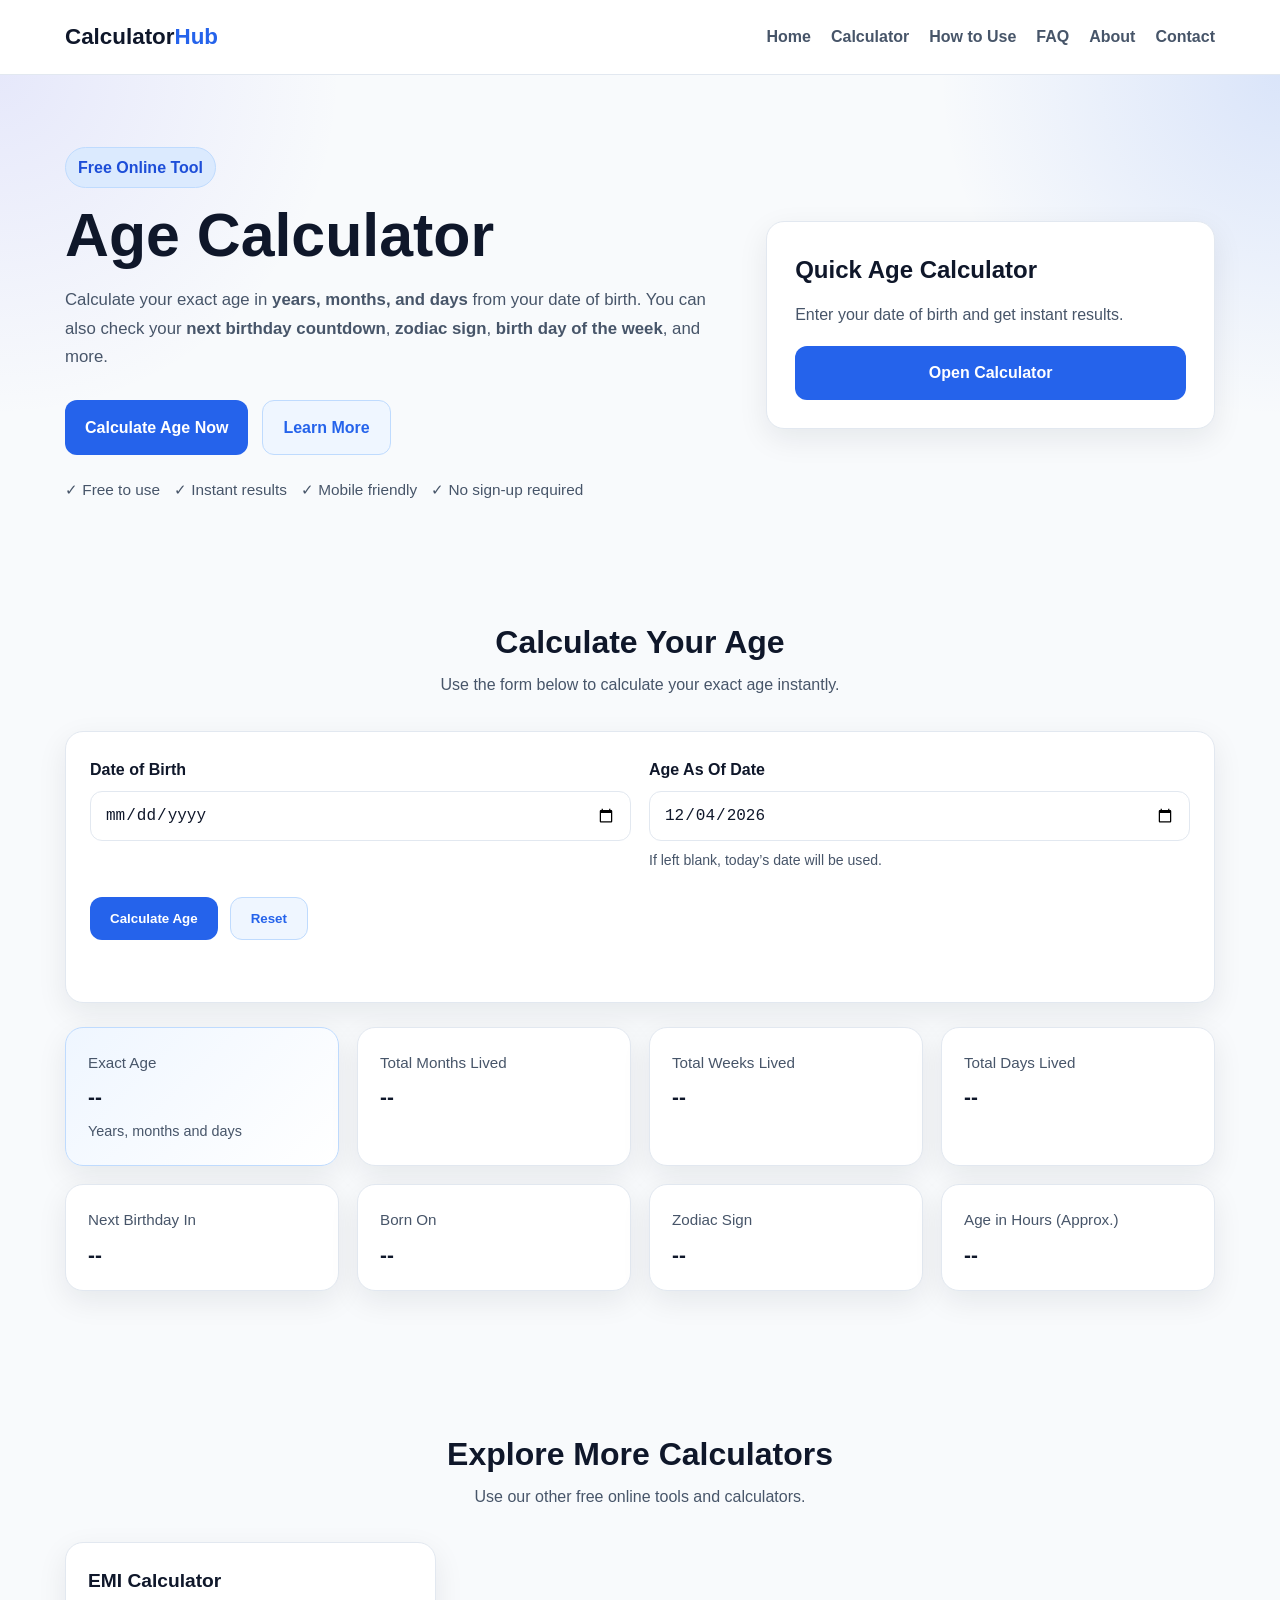
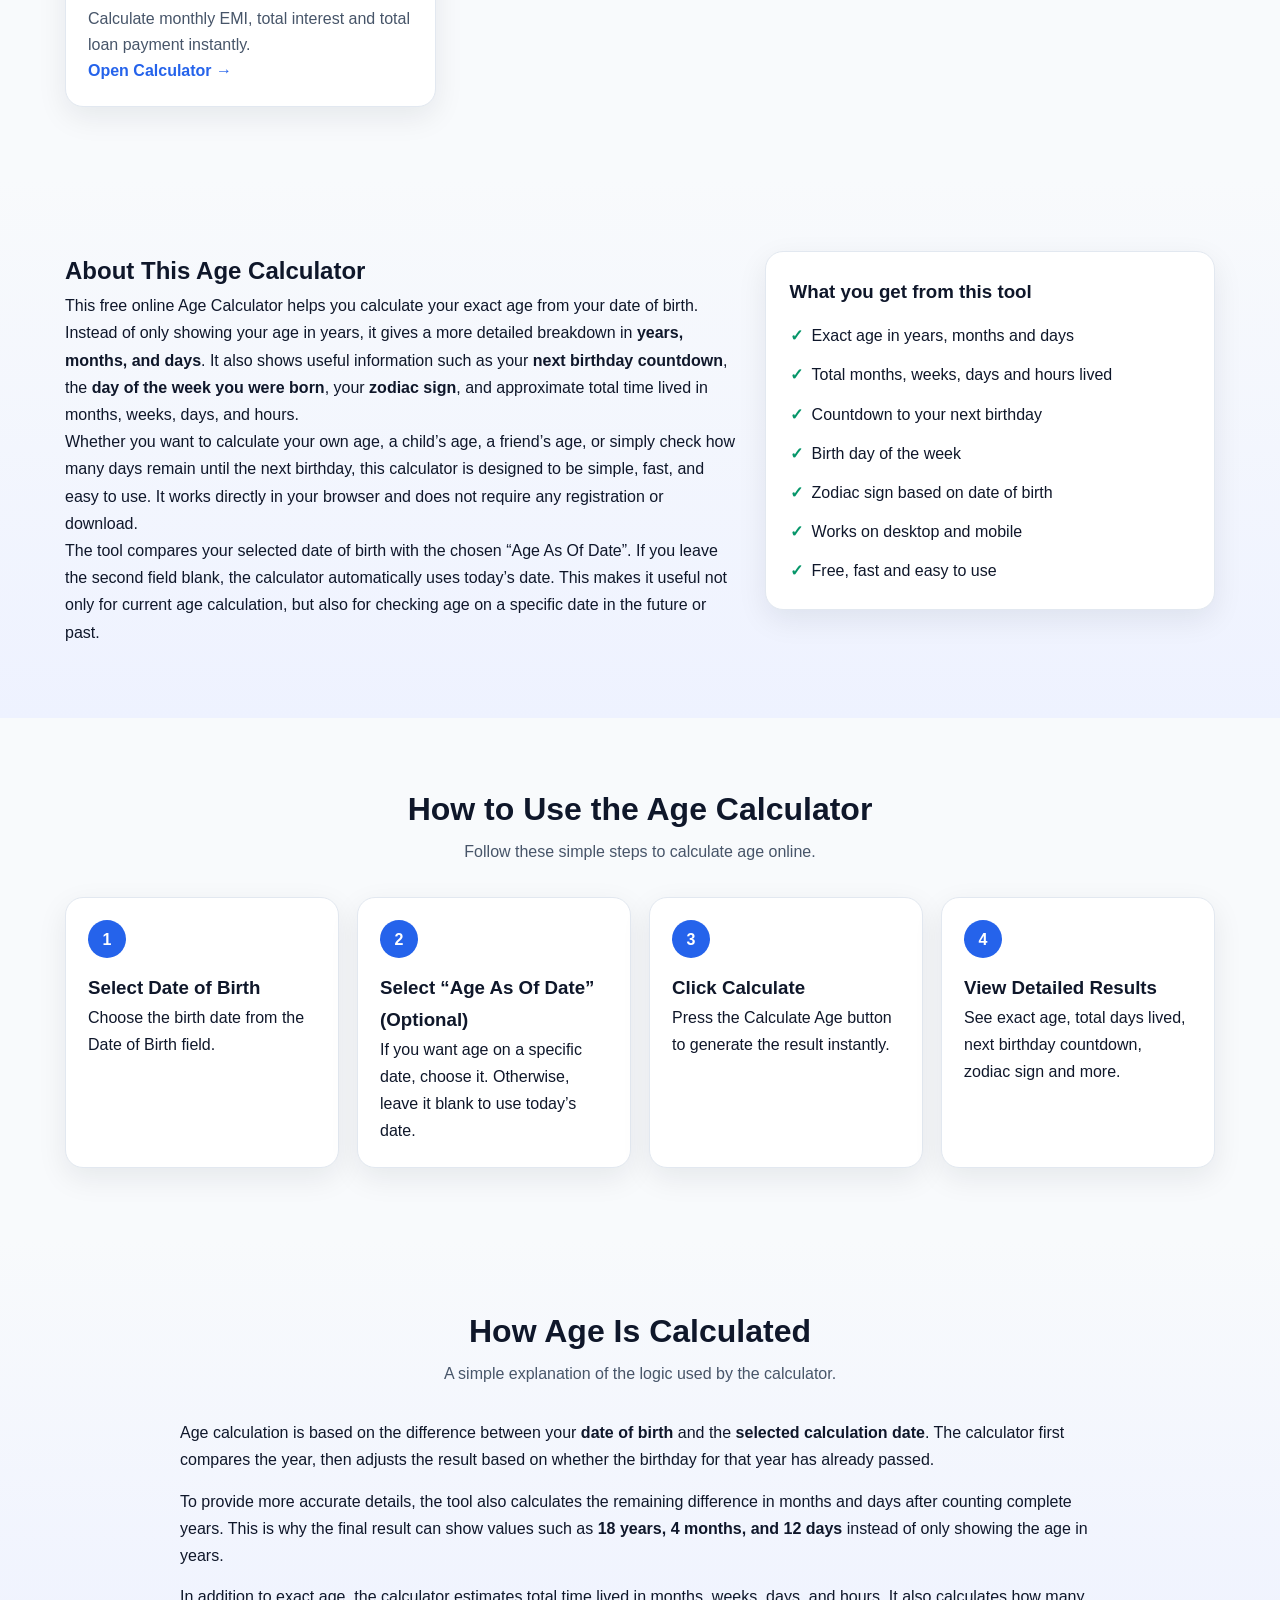
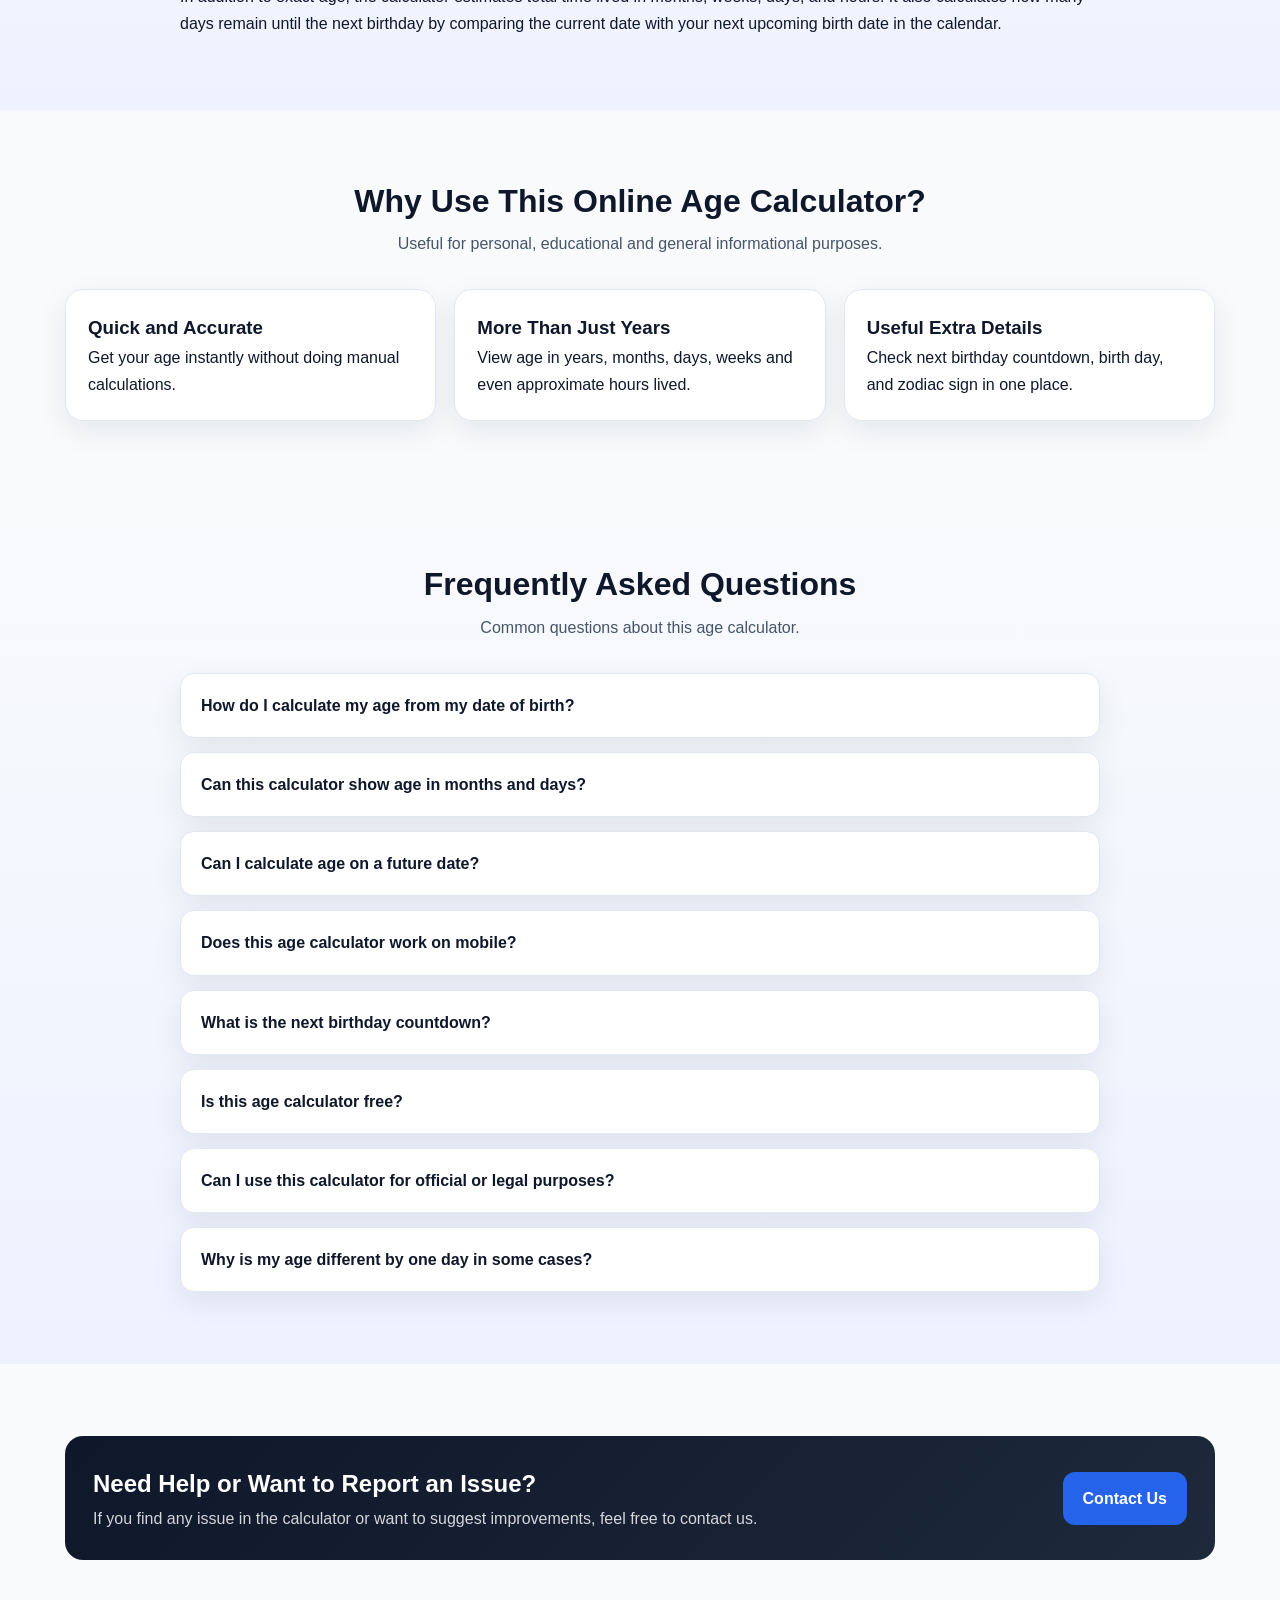
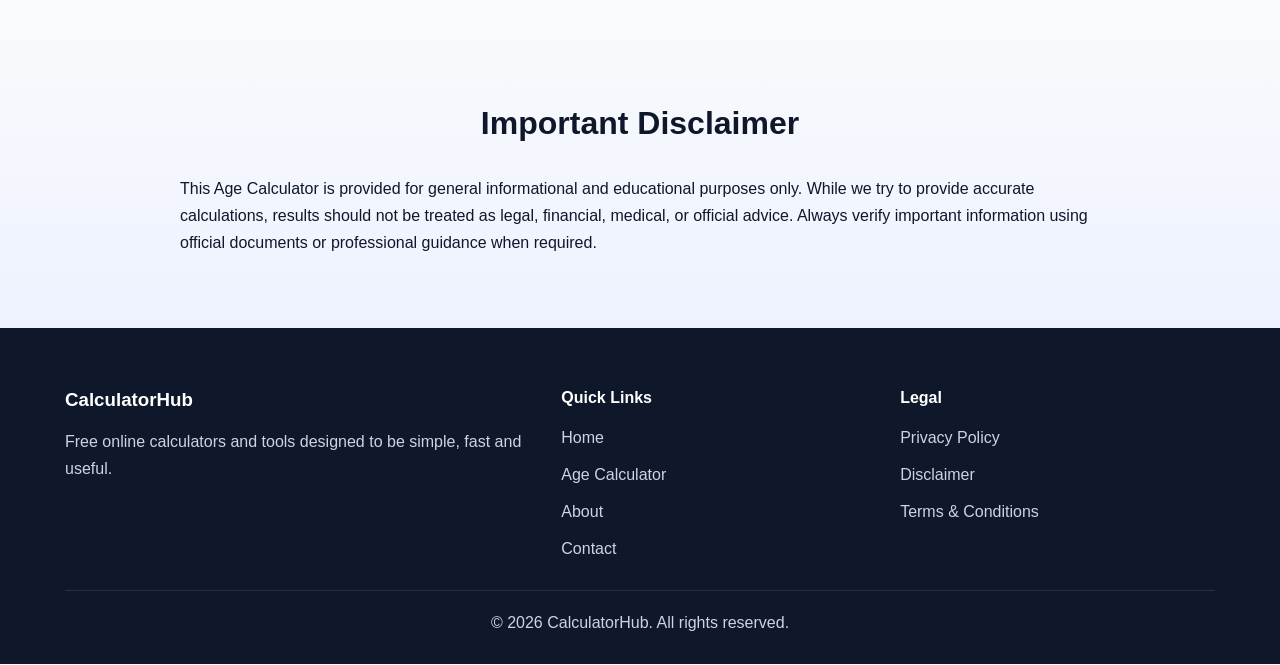
<file: index.html>
<!DOCTYPE html>
<html lang="en">
<head>
  <meta charset="UTF-8" />
  <meta name="viewport" content="width=device-width, initial-scale=1.0" />

  <meta name="google-site-verification" content="uAP9S0hEffQQBFJR4bgkSxB4YAq2ZTPbfACyj8jjwr0" />

  <title>Age Calculator - Calculate Your Exact Age in Years, Months & Days</title>
  <meta name="description" content="Free online Age Calculator to calculate exact age in years, months and days from date of birth. Also check next birthday countdown, total months lived, zodiac sign and day of birth." />
  <meta name="keywords" content="age calculator, calculate age online, date of birth calculator, exact age calculator, birthday calculator, age in years months days" />
  <meta name="author" content="CalculatorHub" />
  <meta name="robots" content="index, follow" />
  <meta name="theme-color" content="#0f172a" />

  <link rel="canonical" href="https://whoamanshukla.github.io/Calculatorhub/" />
  <link rel="stylesheet" href="style.css" />

  <!-- Open Graph -->
  <meta property="og:title" content="Age Calculator - Calculate Exact Age Online" />
  <meta property="og:description" content="Calculate your exact age in years, months and days using this free Age Calculator." />
  <meta property="og:type" content="website" />
  <meta property="og:url" content="https://whoamanshukla.github.io/Calculatorhub/" />

  <!-- FAQ Schema + WebPage Schema -->
  <script type="application/ld+json">
  {
    "@context":"https://schema.org",
    "@graph":[
      {
        "@type":"WebSite",
        "name":"CalculatorHub",
        "url":"https://whoamanshukla.github.io/Calculatorhub/"
      },
      {
        "@type":"WebPage",
        "name":"Age Calculator",
        "url":"https://whoamanshukla.github.io/Calculatorhub/",
        "description":"Free online age calculator to calculate exact age in years, months and days."
      },
      {
        "@type":"FAQPage",
        "mainEntity":[
          {
            "@type":"Question",
            "name":"How does this age calculator work?",
            "acceptedAnswer":{
              "@type":"Answer",
              "text":"This calculator compares your date of birth with today's date and calculates the difference in years, months and days."
            }
          },
          {
            "@type":"Question",
            "name":"Can I calculate age from date of birth?",
            "acceptedAnswer":{
              "@type":"Answer",
              "text":"Yes. Enter your date of birth and the tool will instantly calculate your exact age."
            }
          },
          {
            "@type":"Question",
            "name":"Is this age calculator free to use?",
            "acceptedAnswer":{
              "@type":"Answer",
              "text":"Yes, the calculator is completely free and works on mobile, tablet and desktop devices."
            }
          },
          {
            "@type":"Question",
            "name":"Does this tool show age in months and days too?",
            "acceptedAnswer":{
              "@type":"Answer",
              "text":"Yes. It shows your age in years, months and days, along with total months and total days lived."
            }
          }
        ]
      }
    ]
  }
  </script>

</head>
<body>
  <header class="site-header">
    <div class="container nav">
      <a href="index.html" class="logo">Calculator<span>Hub</span></a>

      <button class="menu-toggle" id="menuToggle" aria-label="Toggle Menu">☰</button>

      <nav class="nav-links" id="navLinks">
        <a href="index.html">Home</a>
        <a href="#calculator">Calculator</a>
        <a href="#how-to-use">How to Use</a>
        <a href="#faq">FAQ</a>
        <a href="about.html">About</a>
        <a href="contact.html">Contact</a>
      </nav>
    </div>
  </header>

  <main>
    <!-- HERO -->
    <section class="hero">
      <div class="container hero-grid">
        <div class="hero-text">
          <p class="eyebrow">Free Online Tool</p>
          <h1>Age Calculator</h1>
          <p class="hero-subtitle">
            Calculate your exact age in <strong>years, months, and days</strong> from your date of birth.
            You can also check your <strong>next birthday countdown</strong>, <strong>zodiac sign</strong>,
            <strong>birth day of the week</strong>, and more.
          </p>

          <div class="hero-actions">
            <a href="#calculator" class="btn btn-primary">Calculate Age Now</a>
            <a href="#about-tool" class="btn btn-secondary">Learn More</a>
          </div>

          <div class="hero-points">
            <span>✓ Free to use</span>
            <span>✓ Instant results</span>
            <span>✓ Mobile friendly</span>
            <span>✓ No sign-up required</span>
          </div>
        </div>

        <div class="hero-card">
          <h2>Quick Age Calculator</h2>
          <p>Enter your date of birth and get instant results.</p>
          <a href="#calculator" class="btn btn-primary full-btn">Open Calculator</a>
        </div>
      </div>
    </section>

    <!-- CALCULATOR -->
    <section class="section" id="calculator">
      <div class="container">
        <div class="section-heading">
          <h2>Calculate Your Age</h2>
          <p>Use the form below to calculate your exact age instantly.</p>
        </div>

        <div class="calculator-wrapper">
          <div class="calculator-card">
            <form id="ageForm" class="age-form">
              <div class="field">
                <label for="dob">Date of Birth</label>
                <input type="date" id="dob" required />
              </div>

              <div class="field">
                <label for="calcDate">Age As Of Date</label>
                <input type="date" id="calcDate" />
                <small>If left blank, today’s date will be used.</small>
              </div>

              <div class="button-group">
                <button type="submit" class="btn btn-primary">Calculate Age</button>
                <button type="button" id="resetBtn" class="btn btn-secondary">Reset</button>
              </div>
            </form>

            <div id="errorMessage" class="error-message" aria-live="polite"></div>
          </div>

          <div class="results-grid" id="resultsSection">
            <div class="result-card highlight">
              <p class="result-label">Exact Age</p>
              <h3 id="exactAge">--</h3>
              <p class="result-note">Years, months and days</p>
            </div>

            <div class="result-card">
              <p class="result-label">Total Months Lived</p>
              <h3 id="totalMonths">--</h3>
            </div>

            <div class="result-card">
              <p class="result-label">Total Weeks Lived</p>
              <h3 id="totalWeeks">--</h3>
            </div>

            <div class="result-card">
              <p class="result-label">Total Days Lived</p>
              <h3 id="totalDays">--</h3>
            </div>

            <div class="result-card">
              <p class="result-label">Next Birthday In</p>
              <h3 id="nextBirthday">--</h3>
            </div>

            <div class="result-card">
              <p class="result-label">Born On</p>
              <h3 id="birthDay">--</h3>
            </div>

            <div class="result-card">
              <p class="result-label">Zodiac Sign</p>
              <h3 id="zodiacSign">--</h3>
            </div>

            <div class="result-card">
              <p class="result-label">Age in Hours (Approx.)</p>
              <h3 id="totalHours">--</h3>
            </div>
          </div>
        </div>

      </div>
    </section>

    <!-- MORE CALCULATORS -->
<section class="section">
  <div class="container">
    <div class="section-heading">
      <h2>Explore More Calculators</h2>
      <p>Use our other free online tools and calculators.</p>
    </div>

    <div class="cards-3">
      <a href="emi-calculator/" class="mini-card tool-card">
        <h3>EMI Calculator</h3>
        <p>Calculate monthly EMI, total interest and total loan payment instantly.</p>
        <span class="tool-link">Open Calculator →</span>
      </a>
    </div>
  </div>
</section>
    <!-- ABOUT TOOL -->
    <section class="section alt-bg" id="about-tool">
      <div class="container content-grid">
        <div>
          <h2>About This Age Calculator</h2>
          <p>
            This free online Age Calculator helps you calculate your exact age from your date of birth.
            Instead of only showing your age in years, it gives a more detailed breakdown in
            <strong>years, months, and days</strong>. It also shows useful information such as
            your <strong>next birthday countdown</strong>, the <strong>day of the week you were born</strong>,
            your <strong>zodiac sign</strong>, and approximate total time lived in months, weeks, days, and hours.
          </p>
          <p>
            Whether you want to calculate your own age, a child’s age, a friend’s age, or simply
            check how many days remain until the next birthday, this calculator is designed to be
            simple, fast, and easy to use. It works directly in your browser and does not require
            any registration or download.
          </p>
          <p>
            The tool compares your selected date of birth with the chosen “Age As Of Date”.
            If you leave the second field blank, the calculator automatically uses today’s date.
            This makes it useful not only for current age calculation, but also for checking age
            on a specific date in the future or past.
          </p>
        </div>

        <div class="info-card">
          <h3>What you get from this tool</h3>
          <ul class="feature-list">
            <li>Exact age in years, months and days</li>
            <li>Total months, weeks, days and hours lived</li>
            <li>Countdown to your next birthday</li>
            <li>Birth day of the week</li>
            <li>Zodiac sign based on date of birth</li>
            <li>Works on desktop and mobile</li>
            <li>Free, fast and easy to use</li>
          </ul>
        </div>
      </div>
    </section>

    <!-- HOW TO USE -->
    <section class="section" id="how-to-use">
      <div class="container">
        <div class="section-heading">
          <h2>How to Use the Age Calculator</h2>
          <p>Follow these simple steps to calculate age online.</p>
        </div>

        <div class="steps-grid">
          <div class="step-card">
            <span class="step-number">1</span>
            <h3>Select Date of Birth</h3>
            <p>Choose the birth date from the Date of Birth field.</p>
          </div>
          <div class="step-card">
            <span class="step-number">2</span>
            <h3>Select “Age As Of Date” (Optional)</h3>
            <p>If you want age on a specific date, choose it. Otherwise, leave it blank to use today’s date.</p>
          </div>
          <div class="step-card">
            <span class="step-number">3</span>
            <h3>Click Calculate</h3>
            <p>Press the Calculate Age button to generate the result instantly.</p>
          </div>
          <div class="step-card">
            <span class="step-number">4</span>
            <h3>View Detailed Results</h3>
            <p>See exact age, total days lived, next birthday countdown, zodiac sign and more.</p>
          </div>
        </div>
      </div>
    </section>

    <!-- HOW AGE IS CALCULATED -->
    <section class="section alt-bg">
      <div class="container">
        <div class="section-heading">
          <h2>How Age Is Calculated</h2>
          <p>A simple explanation of the logic used by the calculator.</p>
        </div>

        <div class="text-block">
          <p>
            Age calculation is based on the difference between your <strong>date of birth</strong> and the
            <strong>selected calculation date</strong>. The calculator first compares the year, then adjusts
            the result based on whether the birthday for that year has already passed.
          </p>
          <p>
            To provide more accurate details, the tool also calculates the remaining difference in
            months and days after counting complete years. This is why the final result can show
            values such as <strong>18 years, 4 months, and 12 days</strong> instead of only showing
            the age in years.
          </p>
          <p>
            In addition to exact age, the calculator estimates total time lived in months, weeks,
            days, and hours. It also calculates how many days remain until the next birthday by
            comparing the current date with your next upcoming birth date in the calendar.
          </p>
        </div>
      </div>
    </section>

    <!-- WHY USE -->
    <section class="section">
      <div class="container">
        <div class="section-heading">
          <h2>Why Use This Online Age Calculator?</h2>
          <p>Useful for personal, educational and general informational purposes.</p>
        </div>

        <div class="cards-3">
          <div class="mini-card">
            <h3>Quick and Accurate</h3>
            <p>Get your age instantly without doing manual calculations.</p>
          </div>
          <div class="mini-card">
            <h3>More Than Just Years</h3>
            <p>View age in years, months, days, weeks and even approximate hours lived.</p>
          </div>
          <div class="mini-card">
            <h3>Useful Extra Details</h3>
            <p>Check next birthday countdown, birth day, and zodiac sign in one place.</p>
          </div>
        </div>
      </div>
    </section>

    <!-- FAQ -->
    <section class="section alt-bg" id="faq">
      <div class="container">
        <div class="section-heading">
          <h2>Frequently Asked Questions</h2>
          <p>Common questions about this age calculator.</p>
        </div>

        <div class="faq-list">
          <details class="faq-item">
            <summary>How do I calculate my age from my date of birth?</summary>
            <p>
              Enter your date of birth in the calculator and click the Calculate Age button.
              The tool will compare your birth date with today’s date or your selected date and show your exact age.
            </p>
          </details>

          <details class="faq-item">
            <summary>Can this calculator show age in months and days?</summary>
            <p>
              Yes. It shows age in years, months, and days. It also displays total months, weeks and days lived.
            </p>
          </details>

          <details class="faq-item">
            <summary>Can I calculate age on a future date?</summary>
            <p>
              Yes. Use the “Age As Of Date” field to calculate age on a future or past date.
            </p>
          </details>

          <details class="faq-item">
            <summary>Does this age calculator work on mobile?</summary>
            <p>
              Yes. The tool is responsive and works on phones, tablets, laptops and desktop browsers.
            </p>
          </details>

          <details class="faq-item">
            <summary>What is the next birthday countdown?</summary>
            <p>
              It shows how much time is left until your next birthday from the selected calculation date.
            </p>
          </details>

          <details class="faq-item">
            <summary>Is this age calculator free?</summary>
            <p>
              Yes, it is completely free to use and does not require sign-up.
            </p>
          </details>

          <details class="faq-item">
            <summary>Can I use this calculator for official or legal purposes?</summary>
            <p>
              This tool is intended for general informational use. For legal, medical, or official use,
              always verify age with official documents and applicable rules.
            </p>
          </details>

          <details class="faq-item">
            <summary>Why is my age different by one day in some cases?</summary>
            <p>
              Differences can happen due to time zones, leap years, or how different systems count dates.
              This calculator is designed for general web use and standard date calculation.
            </p>
          </details>
        </div>
      </div>
    </section>

    <!-- CONTACT CTA -->
    <section class="section">
      <div class="container contact-cta">
        <div>
          <h2>Need Help or Want to Report an Issue?</h2>
          <p>
            If you find any issue in the calculator or want to suggest improvements,
            feel free to contact us.
          </p>
        </div>
        <a href="contact.html" class="btn btn-primary">Contact Us</a>
      </div>
    </section>

    <!-- DISCLAIMER -->
    <section class="section alt-bg">
      <div class="container">
        <div class="section-heading">
          <h2>Important Disclaimer</h2>
        </div>
        <div class="text-block">
          <p>
            This Age Calculator is provided for general informational and educational purposes only.
            While we try to provide accurate calculations, results should not be treated as legal,
            financial, medical, or official advice. Always verify important information using official
            documents or professional guidance when required.
          </p>
        </div>
      </div>
    </section>
  </main>

  <footer class="site-footer">
    <div class="container footer-grid">
      <div>
        <h3>CalculatorHub</h3>
        <p>
          Free online calculators and tools designed to be simple, fast and useful.
        </p>
      </div>

      <div>
        <h4>Quick Links</h4>
        <ul class="footer-links">
          <li><a href="index.html">Home</a></li>
          <li><a href="#calculator">Age Calculator</a></li>
          <li><a href="about.html">About</a></li>
          <li><a href="contact.html">Contact</a></li>
        </ul>
      </div>

      <div>
        <h4>Legal</h4>
        <ul class="footer-links">
          <li><a href="privacy-policy.html">Privacy Policy</a></li>
          <li><a href="disclaimer.html">Disclaimer</a></li>
          <li><a href="terms.html">Terms & Conditions</a></li>
        </ul>
      </div>
    </div>

    <div class="container footer-bottom">
      <p>© <span id="currentYear"></span> CalculatorHub. All rights reserved.</p>
    </div>
  </footer>

  <script src="script.js"></script>
</body>
</html>
</file>
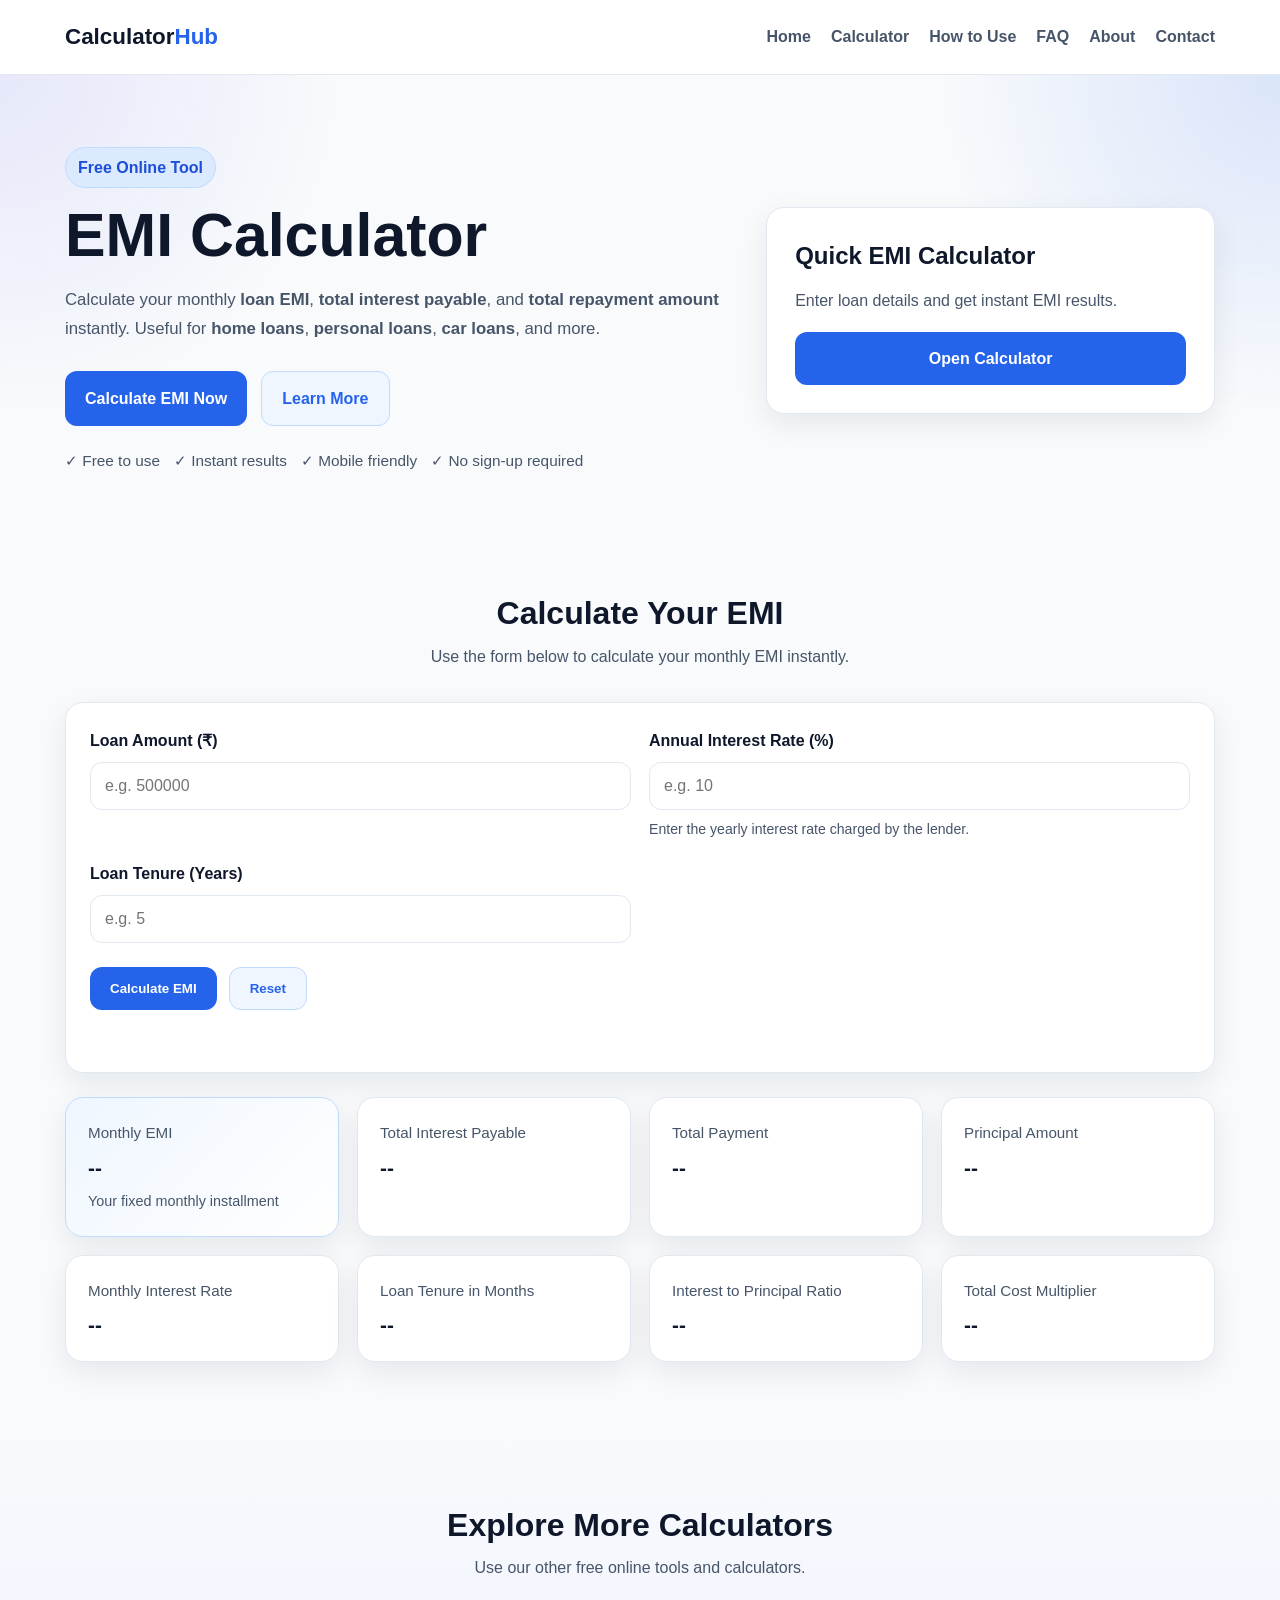
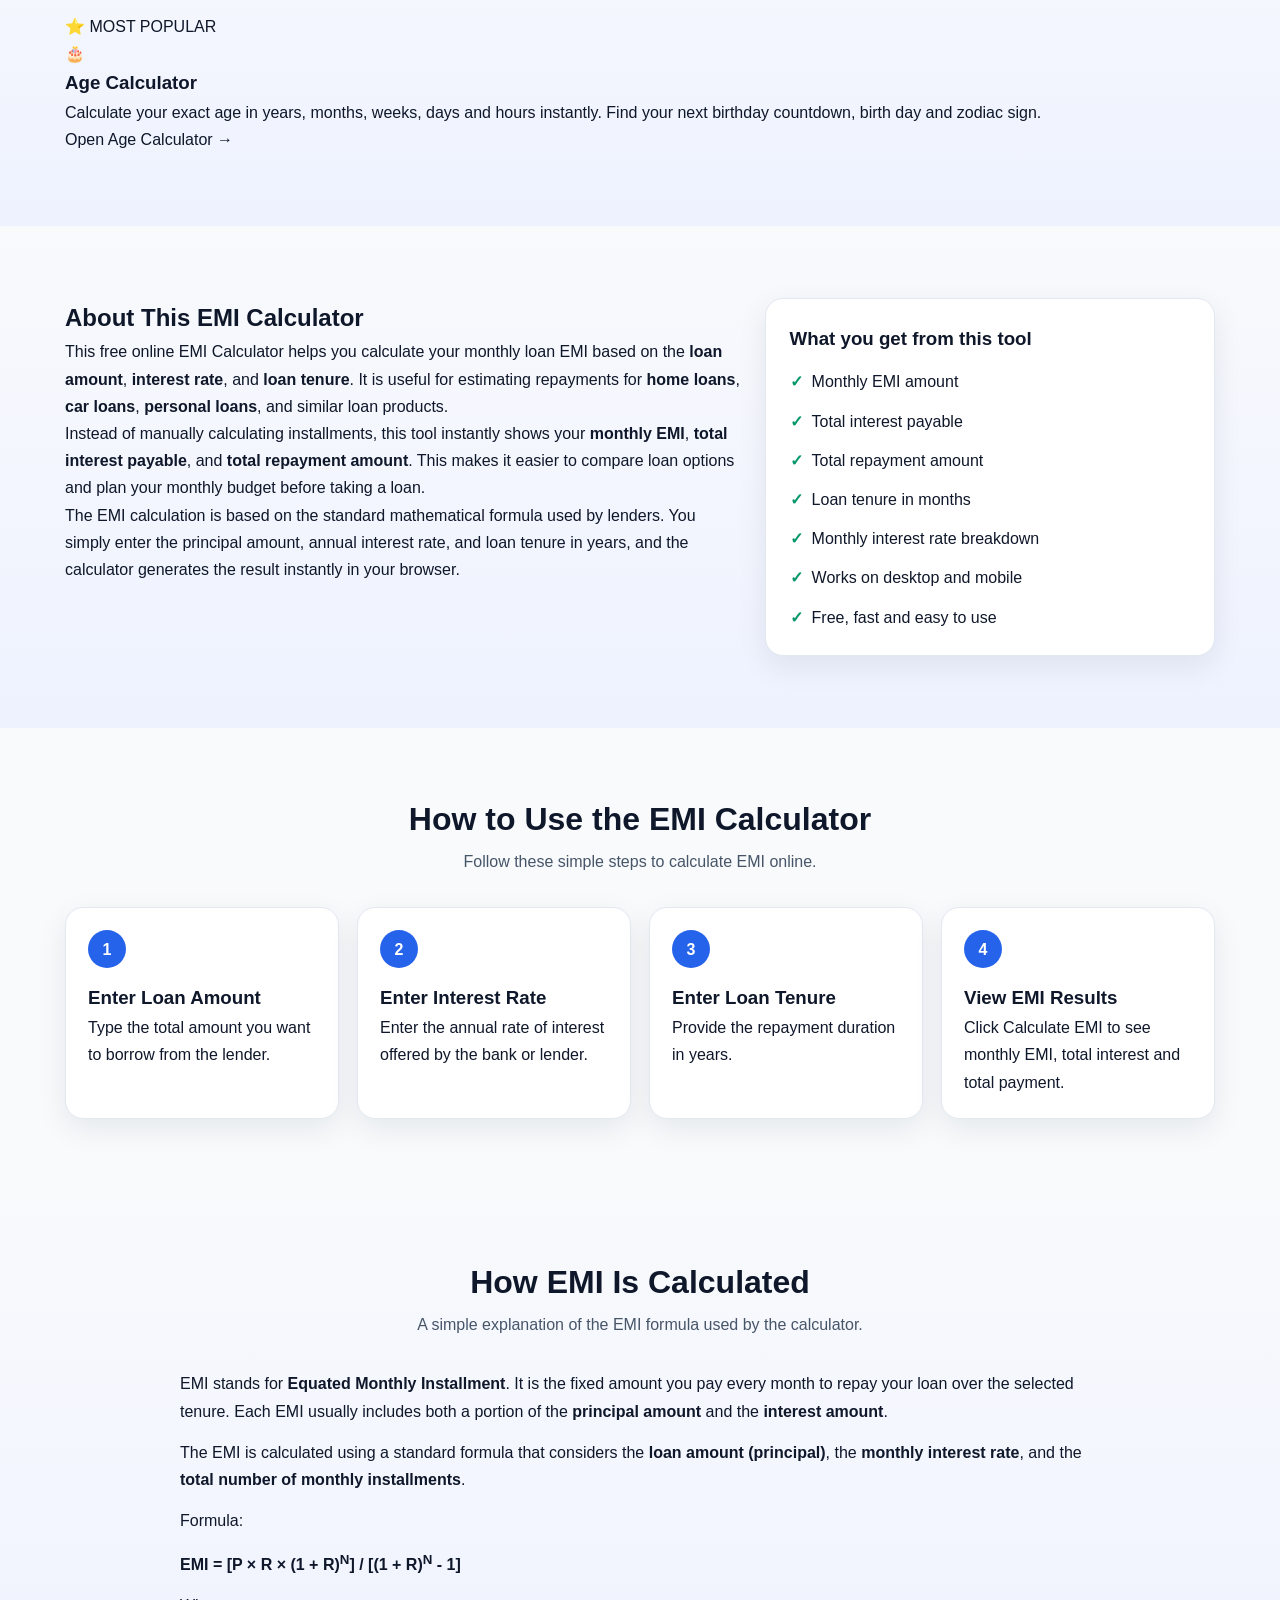
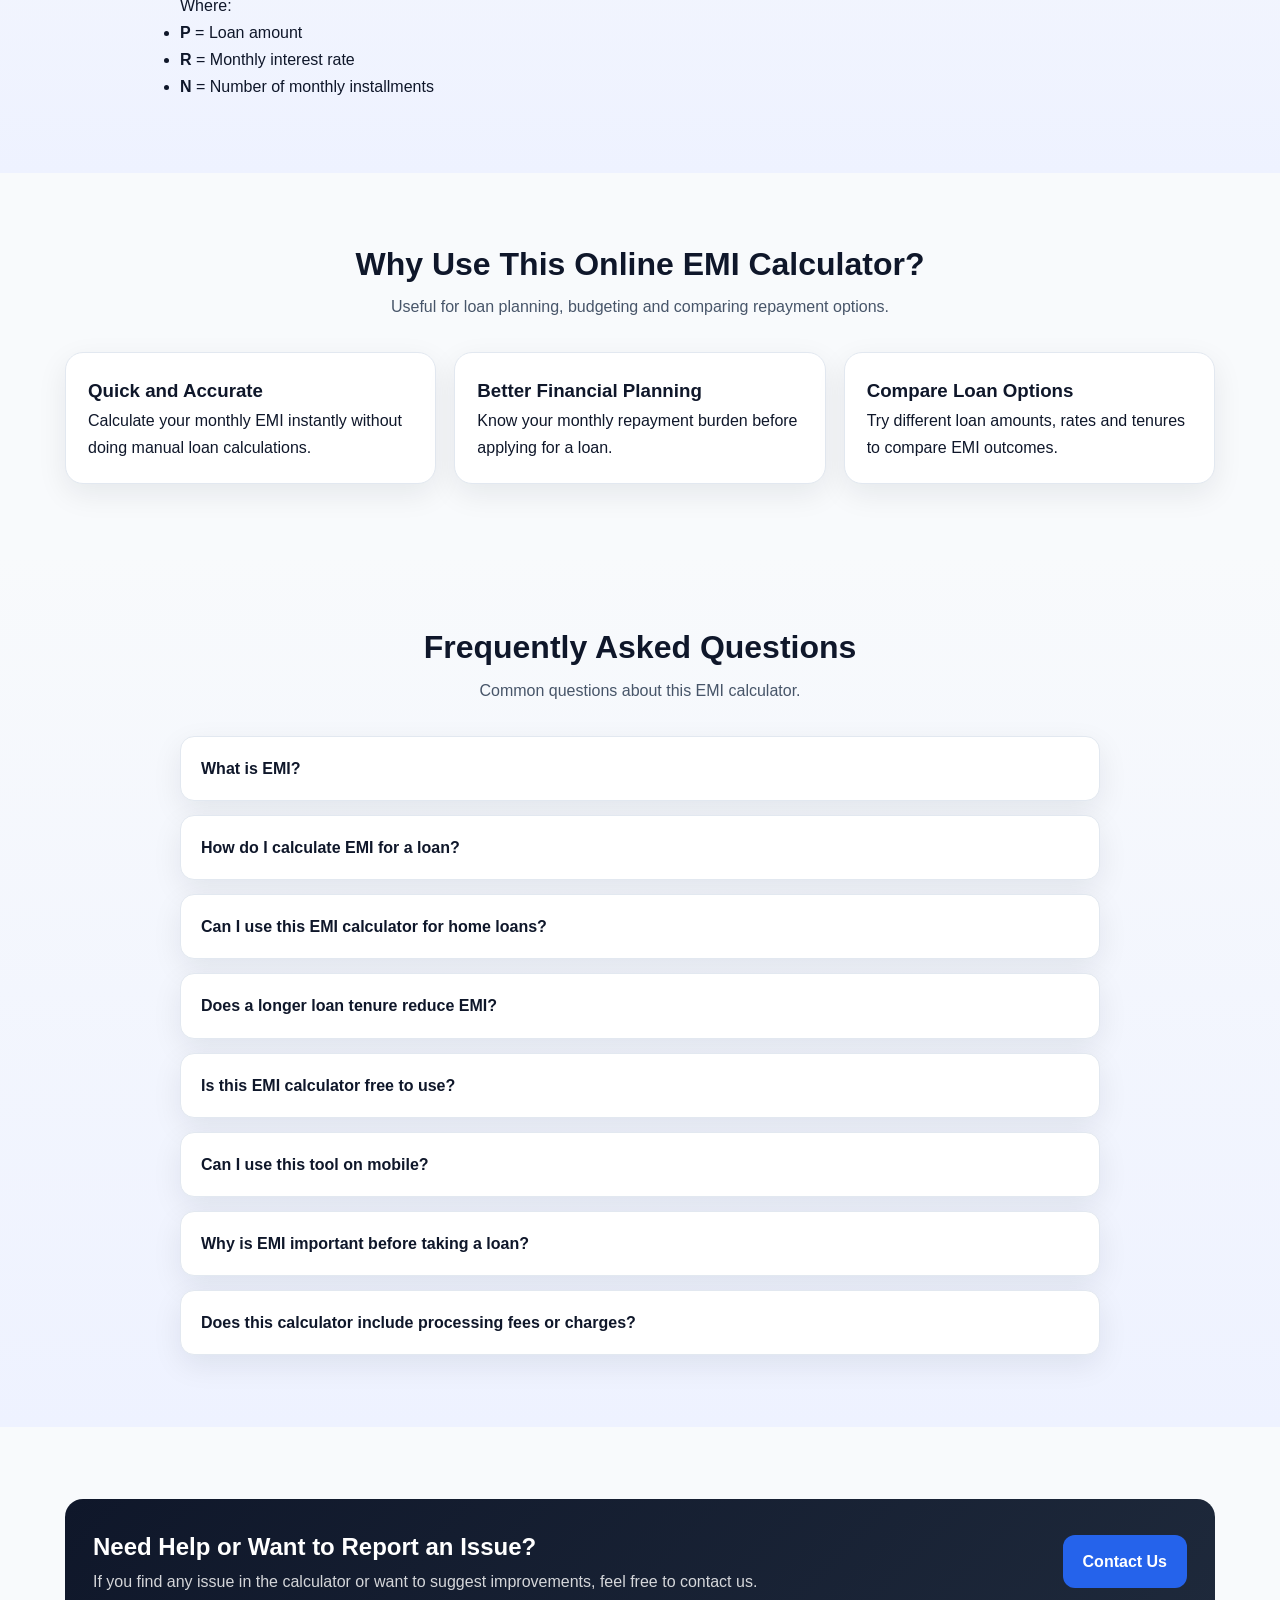
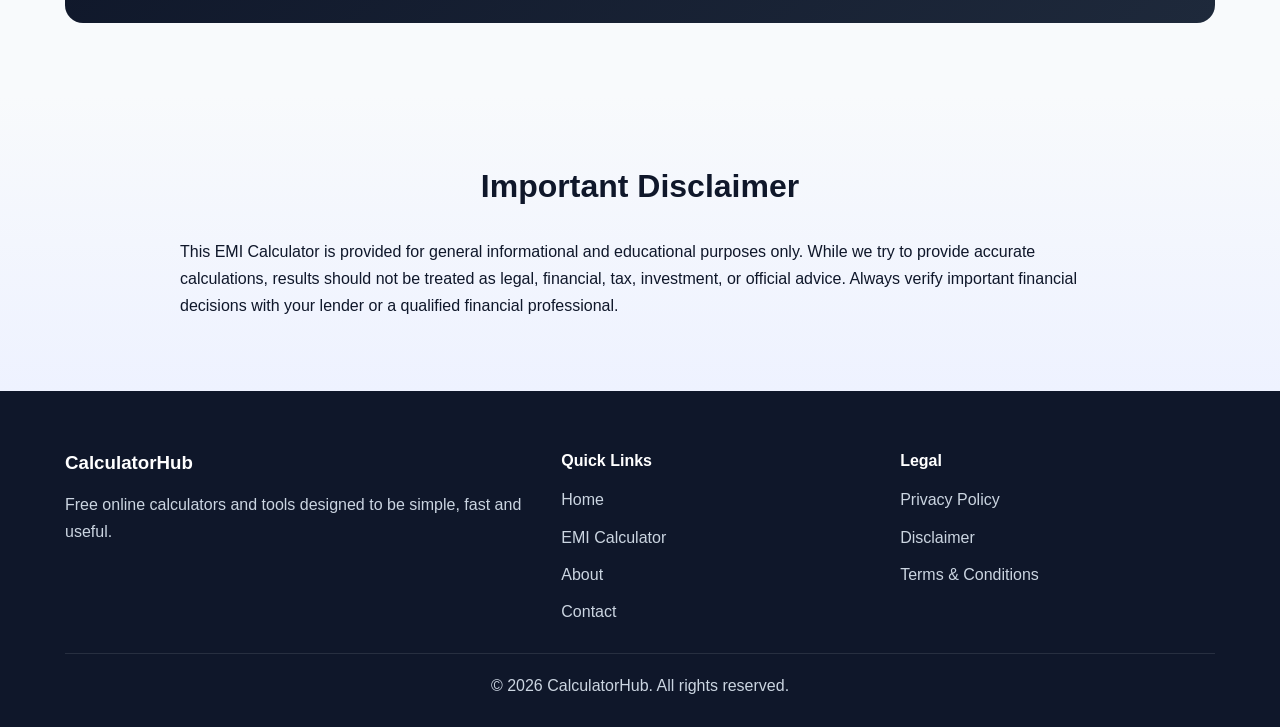
<file: emi-calculator/index.html>
<!DOCTYPE html>
<html lang="en">
<head>
  <title>EMI Calculator - Calculate Loan EMI, Interest & Total Payment Online</title>
<meta name="description" content="Free EMI Calculator to calculate monthly loan EMI, total interest, and total payment instantly. Enter loan amount, interest rate, and tenure to get accurate EMI results online.">
<meta name="keywords" content="emi calculator, loan emi calculator, home loan emi calculator, personal loan emi calculator, car loan emi calculator, monthly emi calculator, emi interest calculator">
<meta name="robots" content="index, follow">
<meta name="author" content="CalculatorHub">
<meta name="viewport" content="width=device-width, initial-scale=1.0">

<link rel="canonical" href="https://whoamanshukla.github.io/Calculatorhub/emi-calculator/">

<meta property="og:type" content="website">
<meta property="og:title" content="EMI Calculator - Calculate Loan EMI, Interest & Total Payment Online">
<meta property="og:description" content="Use this free EMI Calculator to calculate monthly EMI, total interest payable, and total loan repayment amount instantly.">
<meta property="og:url" content="https://whoamanshukla.github.io/Calculatorhub/emi-calculator/">
<meta property="og:site_name" content="CalculatorHub">

<meta name="twitter:card" content="summary_large_image">
<meta name="twitter:title" content="EMI Calculator - Calculate Loan EMI Online">
<meta name="twitter:description" content="Calculate loan EMI, total interest and total repayment instantly with this free EMI Calculator.">

<script type="application/ld+json">
{
  "@context": "https://schema.org",
  "@type": "WebApplication",
  "name": "EMI Calculator",
  "url": "https://whoamanshukla.github.io/Calculatorhub/emi-calculator/",
  "applicationCategory": "FinanceApplication",
  "operatingSystem": "All",
  "description": "Free online EMI Calculator to calculate monthly loan EMI, total interest payable, and total repayment amount.",
  "browserRequirements": "Requires JavaScript",
  "offers": {
    "@type": "Offer",
    "price": "0",
    "priceCurrency": "USD"
  }
}
</script>
  <meta charset="UTF-8" />
  <meta name="viewport" content="width=device-width, initial-scale=1.0" />

  <title>EMI Calculator - Calculate Loan EMI Online | CalculatorHub</title>
  <meta name="description" content="Free online EMI Calculator to calculate monthly loan EMI, total interest and total payment instantly. Use this calculator for home loans, car loans, personal loans and more." />
  <meta name="keywords" content="emi calculator, loan emi calculator, monthly emi calculator, home loan emi calculator, personal loan emi calculator, car loan emi calculator" />
  <meta name="author" content="CalculatorHub" />
  <meta name="robots" content="index, follow" />
  <meta name="theme-color" content="#0f172a" />

  <link rel="canonical" href="https://whoamanshukla.github.io/Calculatorhub/emi-calculator/" />
  <link rel="stylesheet" href="style.css" />

  <!-- Open Graph -->
  <meta property="og:title" content="EMI Calculator - Calculate Loan EMI Online" />
  <meta property="og:description" content="Calculate monthly EMI, total interest and total repayment amount instantly using this free EMI Calculator." />
  <meta property="og:type" content="website" />
  <meta property="og:url" content="https://whoamanshukla.github.io/Calculatorhub/emi-calculator/" />

  <!-- FAQ Schema + WebPage Schema -->
  <script type="application/ld+json">
  {
    "@context":"https://schema.org",
    "@graph":[
      {
        "@type":"WebSite",
        "name":"CalculatorHub",
        "url":"https://whoamanshukla.github.io/Calculatorhub/"
      },
      {
        "@type":"WebPage",
        "name":"EMI Calculator",
        "url":"https://whoamanshukla.github.io/Calculatorhub/emi-calculator/",
        "description":"Free online EMI calculator to calculate monthly loan EMI, total interest and total payment."
      },
      {
        "@type":"FAQPage",
        "mainEntity":[
          {
            "@type":"Question",
            "name":"What is EMI?",
            "acceptedAnswer":{
              "@type":"Answer",
              "text":"EMI stands for Equated Monthly Installment. It is the fixed monthly amount paid towards repaying a loan over a selected tenure."
            }
          },
          {
            "@type":"Question",
            "name":"How do I calculate EMI?",
            "acceptedAnswer":{
              "@type":"Answer",
              "text":"Enter the loan amount, annual interest rate and loan tenure. The calculator uses the standard EMI formula to calculate your monthly installment, total interest and total payment."
            }
          },
          {
            "@type":"Question",
            "name":"Can I use this EMI calculator for home loans and car loans?",
            "acceptedAnswer":{
              "@type":"Answer",
              "text":"Yes. This EMI calculator can be used for home loans, personal loans, car loans and other standard loans."
            }
          },
          {
            "@type":"Question",
            "name":"Is this EMI calculator free to use?",
            "acceptedAnswer":{
              "@type":"Answer",
              "text":"Yes, this EMI calculator is completely free to use and works on mobile, tablet and desktop devices."
            }
          }
        ]
      }
    ]
  }
  </script>
</head>
<body>
  <header class="site-header">
    <div class="container nav">
      <a href="../index.html" class="logo">Calculator<span>Hub</span></a>

      <button class="menu-toggle" id="menuToggle" aria-label="Toggle Menu">☰</button>

      <nav class="nav-links" id="navLinks">
        <a href="../index.html">Home</a>
        <a href="#calculator">Calculator</a>
        <a href="#how-to-use">How to Use</a>
        <a href="#faq">FAQ</a>
        <a href="../about.html">About</a>
        <a href="../contact.html">Contact</a>
      </nav>
    </div>
  </header>

  <main>
    <!-- HERO -->
    <section class="hero">
      <div class="container hero-grid">
        <div class="hero-text">
          <p class="eyebrow">Free Online Tool</p>
          <h1>EMI Calculator</h1>
          <p class="hero-subtitle">
            Calculate your monthly <strong>loan EMI</strong>, <strong>total interest payable</strong>,
            and <strong>total repayment amount</strong> instantly. Useful for
            <strong>home loans</strong>, <strong>personal loans</strong>, <strong>car loans</strong>, and more.
          </p>

          <div class="hero-actions">
            <a href="#calculator" class="btn btn-primary">Calculate EMI Now</a>
            <a href="#about-tool" class="btn btn-secondary">Learn More</a>
          </div>

          <div class="hero-points">
            <span>✓ Free to use</span>
            <span>✓ Instant results</span>
            <span>✓ Mobile friendly</span>
            <span>✓ No sign-up required</span>
          </div>
        </div>

        <div class="hero-card">
          <h2>Quick EMI Calculator</h2>
          <p>Enter loan details and get instant EMI results.</p>
          <a href="#calculator" class="btn btn-primary full-btn">Open Calculator</a>
        </div>
      </div>
    </section>

    <!-- CALCULATOR -->
    <section class="section" id="calculator">
      <div class="container">
        <div class="section-heading">
          <h2>Calculate Your EMI</h2>
          <p>Use the form below to calculate your monthly EMI instantly.</p>
        </div>

        <div class="calculator-wrapper">
          <div class="calculator-card">
            <form id="emiForm" class="age-form">
              <div class="field">
                <label for="loanAmount">Loan Amount (₹)</label>
                <input type="number" id="loanAmount" placeholder="e.g. 500000" required />
              </div>

              <div class="field">
                <label for="interestRate">Annual Interest Rate (%)</label>
                <input type="number" id="interestRate" placeholder="e.g. 10" step="0.01" required />
                <small>Enter the yearly interest rate charged by the lender.</small>
              </div>

              <div class="field">
                <label for="loanTenure">Loan Tenure (Years)</label>
                <input type="number" id="loanTenure" placeholder="e.g. 5" step="0.1" required />
              </div>

              <div class="button-group">
                <button type="submit" class="btn btn-primary">Calculate EMI</button>
                <button type="button" id="resetBtn" class="btn btn-secondary">Reset</button>
              </div>
            </form>

            <div id="errorMessage" class="error-message" aria-live="polite"></div>
          </div>

          <div class="results-grid" id="resultsSection">
            <div class="result-card highlight">
              <p class="result-label">Monthly EMI</p>
              <h3 id="monthlyEmi">--</h3>
              <p class="result-note">Your fixed monthly installment</p>
            </div>

            <div class="result-card">
              <p class="result-label">Total Interest Payable</p>
              <h3 id="totalInterest">--</h3>
            </div>

            <div class="result-card">
              <p class="result-label">Total Payment</p>
              <h3 id="totalPayment">--</h3>
            </div>

            <div class="result-card">
              <p class="result-label">Principal Amount</p>
              <h3 id="principalAmount">--</h3>
            </div>

            <div class="result-card">
              <p class="result-label">Monthly Interest Rate</p>
              <h3 id="monthlyRate">--</h3>
            </div>

            <div class="result-card">
              <p class="result-label">Loan Tenure in Months</p>
              <h3 id="tenureMonths">--</h3>
            </div>

            <div class="result-card">
              <p class="result-label">Interest to Principal Ratio</p>
              <h3 id="interestRatio">--</h3>
            </div>

            <div class="result-card">
              <p class="result-label">Total Cost Multiplier</p>
              <h3 id="costMultiplier">--</h3>
            </div>
          </div>
        </div>
      </div>
    </section>

    <section class="section alt-bg">
  <div class="container">

    <div class="section-heading">
      <h2>Explore More Calculators</h2>
      <p>Use our other free online tools and calculators.</p>
    </div>

    <a href="https://whoamanshukla.github.io/Calculatorhub/" class="tool-card emi-tool-card">

      <span class="tool-badge">⭐ MOST POPULAR</span>

      <div class="tool-card-top">

        <div class="tool-icon">🎂</div>

        <div class="tool-content">

          <h3>Age Calculator</h3>

          <p>
            Calculate your exact age in years, months, weeks, days and hours instantly.
            Find your next birthday countdown, birth day and zodiac sign.
          </p>

          <div class="tool-card-bottom">
            <span class="tool-link">
              Open Age Calculator →
            </span>
          </div>

        </div>

      </div>

    </a>

  </div>
    </section>
  
    <!-- ABOUT TOOL -->
    <section class="section alt-bg" id="about-tool">
      <div class="container content-grid">
        <div>
          <h2>About This EMI Calculator</h2>
          <p>
            This free online EMI Calculator helps you calculate your monthly loan EMI
            based on the <strong>loan amount</strong>, <strong>interest rate</strong>,
            and <strong>loan tenure</strong>. It is useful for estimating repayments
            for <strong>home loans</strong>, <strong>car loans</strong>,
            <strong>personal loans</strong>, and similar loan products.
          </p>
          <p>
            Instead of manually calculating installments, this tool instantly shows your
            <strong>monthly EMI</strong>, <strong>total interest payable</strong>,
            and <strong>total repayment amount</strong>. This makes it easier to compare
            loan options and plan your monthly budget before taking a loan.
          </p>
          <p>
            The EMI calculation is based on the standard mathematical formula used by lenders.
            You simply enter the principal amount, annual interest rate, and loan tenure in years,
            and the calculator generates the result instantly in your browser.
          </p>
        </div>

        <div class="info-card">
          <h3>What you get from this tool</h3>
          <ul class="feature-list">
            <li>Monthly EMI amount</li>
            <li>Total interest payable</li>
            <li>Total repayment amount</li>
            <li>Loan tenure in months</li>
            <li>Monthly interest rate breakdown</li>
            <li>Works on desktop and mobile</li>
            <li>Free, fast and easy to use</li>
          </ul>
        </div>
      </div>
    </section>

    <!-- HOW TO USE -->
    <section class="section" id="how-to-use">
      <div class="container">
        <div class="section-heading">
          <h2>How to Use the EMI Calculator</h2>
          <p>Follow these simple steps to calculate EMI online.</p>
        </div>

        <div class="steps-grid">
          <div class="step-card">
            <span class="step-number">1</span>
            <h3>Enter Loan Amount</h3>
            <p>Type the total amount you want to borrow from the lender.</p>
          </div>
          <div class="step-card">
            <span class="step-number">2</span>
            <h3>Enter Interest Rate</h3>
            <p>Enter the annual rate of interest offered by the bank or lender.</p>
          </div>
          <div class="step-card">
            <span class="step-number">3</span>
            <h3>Enter Loan Tenure</h3>
            <p>Provide the repayment duration in years.</p>
          </div>
          <div class="step-card">
            <span class="step-number">4</span>
            <h3>View EMI Results</h3>
            <p>Click Calculate EMI to see monthly EMI, total interest and total payment.</p>
          </div>
        </div>
      </div>
    </section>

    <!-- HOW EMI IS CALCULATED -->
    <section class="section alt-bg">
      <div class="container">
        <div class="section-heading">
          <h2>How EMI Is Calculated</h2>
          <p>A simple explanation of the EMI formula used by the calculator.</p>
        </div>

        <div class="text-block">
          <p>
            EMI stands for <strong>Equated Monthly Installment</strong>. It is the fixed amount
            you pay every month to repay your loan over the selected tenure. Each EMI usually includes
            both a portion of the <strong>principal amount</strong> and the <strong>interest amount</strong>.
          </p>
          <p>
            The EMI is calculated using a standard formula that considers the
            <strong>loan amount (principal)</strong>, the <strong>monthly interest rate</strong>,
            and the <strong>total number of monthly installments</strong>.
          </p>
          <p>
            Formula:
          </p>
          <p>
            <strong>EMI = [P × R × (1 + R)<sup>N</sup>] / [(1 + R)<sup>N</sup> - 1]</strong>
          </p>
          <p>
            Where:
          </p>
          <ul>
            <li><strong>P</strong> = Loan amount</li>
            <li><strong>R</strong> = Monthly interest rate</li>
            <li><strong>N</strong> = Number of monthly installments</li>
          </ul>
        </div>
      </div>
    </section>

    <!-- WHY USE -->
    <section class="section">
      <div class="container">
        <div class="section-heading">
          <h2>Why Use This Online EMI Calculator?</h2>
          <p>Useful for loan planning, budgeting and comparing repayment options.</p>
        </div>

        <div class="cards-3">
          <div class="mini-card">
            <h3>Quick and Accurate</h3>
            <p>Calculate your monthly EMI instantly without doing manual loan calculations.</p>
          </div>
          <div class="mini-card">
            <h3>Better Financial Planning</h3>
            <p>Know your monthly repayment burden before applying for a loan.</p>
          </div>
          <div class="mini-card">
            <h3>Compare Loan Options</h3>
            <p>Try different loan amounts, rates and tenures to compare EMI outcomes.</p>
          </div>
        </div>
      </div>
    </section>

    <!-- FAQ -->
    <section class="section alt-bg" id="faq">
      <div class="container">
        <div class="section-heading">
          <h2>Frequently Asked Questions</h2>
          <p>Common questions about this EMI calculator.</p>
        </div>

        <div class="faq-list">
          <details class="faq-item">
            <summary>What is EMI?</summary>
            <p>
              EMI stands for Equated Monthly Installment. It is the fixed monthly amount
              you pay to repay a loan over a chosen period.
            </p>
          </details>

          <details class="faq-item">
            <summary>How do I calculate EMI for a loan?</summary>
            <p>
              Enter your loan amount, annual interest rate and loan tenure in years.
              Then click the Calculate EMI button to get the result instantly.
            </p>
          </details>

          <details class="faq-item">
            <summary>Can I use this EMI calculator for home loans?</summary>
            <p>
              Yes. You can use it for home loans, car loans, personal loans and other common loans.
            </p>
          </details>

          <details class="faq-item">
            <summary>Does a longer loan tenure reduce EMI?</summary>
            <p>
              Yes, a longer tenure generally reduces the monthly EMI, but it can increase the total interest paid.
            </p>
          </details>

          <details class="faq-item">
            <summary>Is this EMI calculator free to use?</summary>
            <p>
              Yes, it is completely free to use and does not require sign-up.
            </p>
          </details>

          <details class="faq-item">
            <summary>Can I use this tool on mobile?</summary>
            <p>
              Yes. The calculator is responsive and works on phones, tablets, laptops and desktops.
            </p>
          </details>

          <details class="faq-item">
            <summary>Why is EMI important before taking a loan?</summary>
            <p>
              EMI helps you understand how much you will need to pay every month, which makes budgeting and loan planning easier.
            </p>
          </details>

          <details class="faq-item">
            <summary>Does this calculator include processing fees or charges?</summary>
            <p>
              No. This calculator estimates EMI based on loan amount, interest rate and tenure only.
              Additional lender charges or fees are not included.
            </p>
          </details>
        </div>
      </div>
    </section>

    <!-- CONTACT CTA -->
    <section class="section">
      <div class="container contact-cta">
        <div>
          <h2>Need Help or Want to Report an Issue?</h2>
          <p>
            If you find any issue in the calculator or want to suggest improvements,
            feel free to contact us.
          </p>
        </div>
        <a href="../contact.html" class="btn btn-primary">Contact Us</a>
      </div>
    </section>

    <!-- DISCLAIMER -->
    <section class="section alt-bg">
      <div class="container">
        <div class="section-heading">
          <h2>Important Disclaimer</h2>
        </div>
        <div class="text-block">
          <p>
            This EMI Calculator is provided for general informational and educational purposes only.
            While we try to provide accurate calculations, results should not be treated as legal,
            financial, tax, investment, or official advice. Always verify important financial decisions
            with your lender or a qualified financial professional.
          </p>
        </div>
      </div>
    </section>
  </main>

  <footer class="site-footer">
    <div class="container footer-grid">
      <div>
        <h3>CalculatorHub</h3>
        <p>
          Free online calculators and tools designed to be simple, fast and useful.
        </p>
      </div>

      <div>
        <h4>Quick Links</h4>
        <ul class="footer-links">
          <li><a href="../index.html">Home</a></li>
          <li><a href="#calculator">EMI Calculator</a></li>
          <li><a href="../about.html">About</a></li>
          <li><a href="../contact.html">Contact</a></li>
        </ul>
      </div>

      <div>
        <h4>Legal</h4>
        <ul class="footer-links">
          <li><a href="../privacy-policy.html">Privacy Policy</a></li>
          <li><a href="../disclaimer.html">Disclaimer</a></li>
          <li><a href="../terms.html">Terms & Conditions</a></li>
        </ul>
      </div>
    </div>

    <div class="container footer-bottom">
      <p>© <span id="currentYear"></span> CalculatorHub. All rights reserved.</p>
    </div>
  </footer>

  <script src="script.js"></script>
</body>
  </html>
</file>
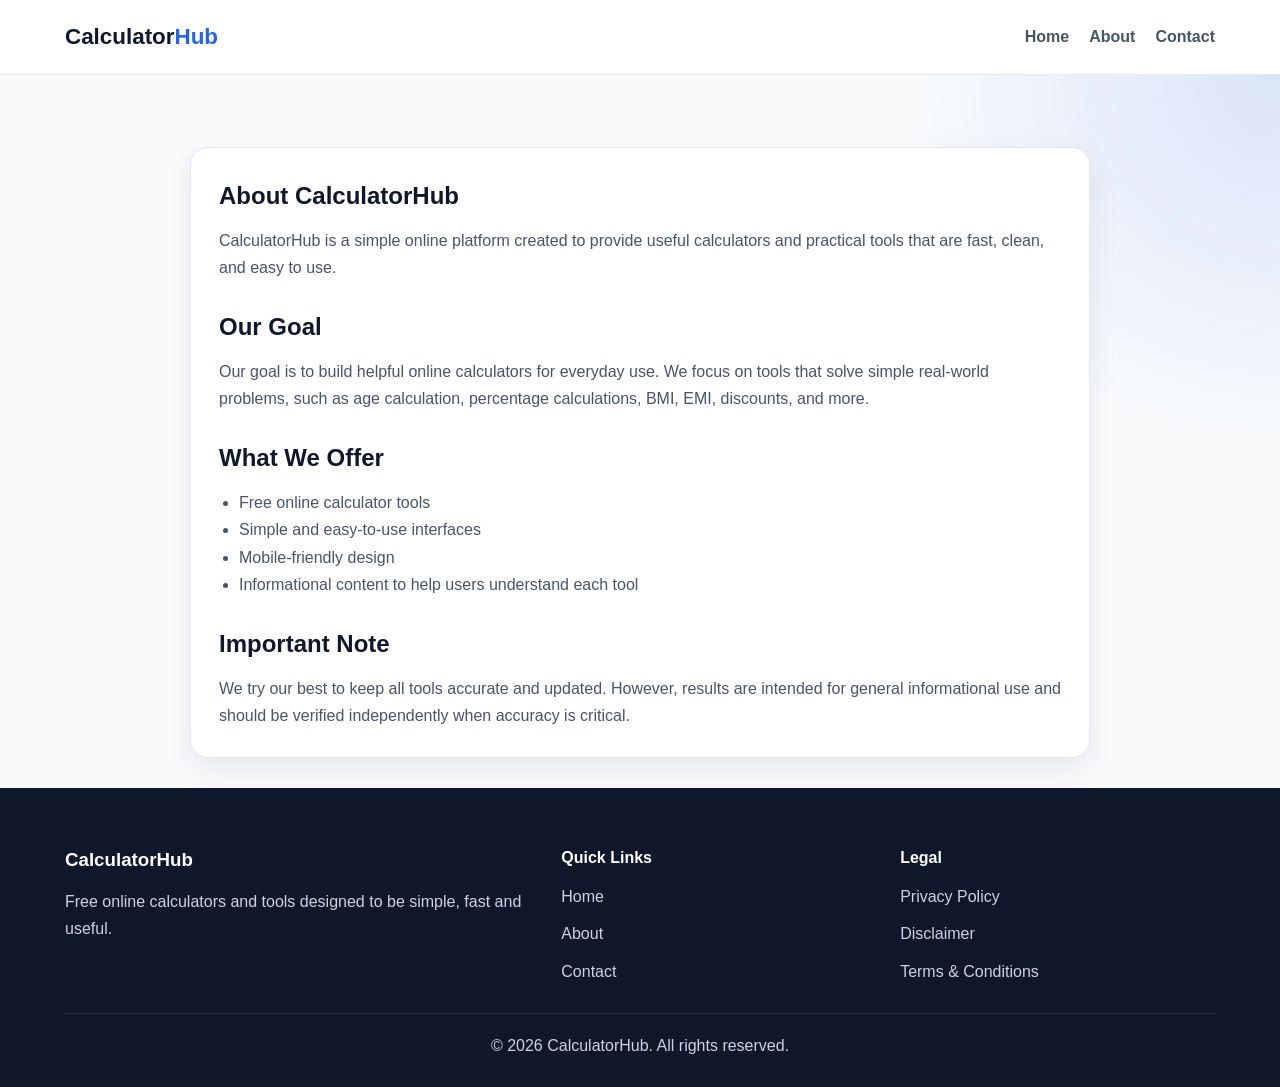
<file: about.html>
<!DOCTYPE html>
<html lang="en">
<head>
  <meta charset="UTF-8" />
  <meta name="viewport" content="width=device-width, initial-scale=1.0" />
  <!-- KEEP YOUR EXISTING GOOGLE VERIFICATION META TAG HERE -->
  <title>About - CalculatorHub</title>
  <meta name="description" content="Learn more about CalculatorHub and our free online age calculator and calculator tools." />
  <link rel="stylesheet" href="style.css" />
</head>
<body>
  <header class="site-header">
    <div class="container nav">
      <a href="index.html" class="logo">Calculator<span>Hub</span></a>
      <button class="menu-toggle" id="menuToggle" aria-label="Toggle Menu">☰</button>
      <nav class="nav-links" id="navLinks">
        <a href="index.html">Home</a>
        <a href="about.html">About</a>
        <a href="contact.html">Contact</a>
      </nav>
    </div>
  </header>

  <section class="page-hero">
    <div class="container">
      <div class="page-card">
        <h1>About CalculatorHub</h1>
        <p>
          CalculatorHub is a simple online platform created to provide useful calculators and
          practical tools that are fast, clean, and easy to use.
        </p>

        <h2>Our Goal</h2>
        <p>
          Our goal is to build helpful online calculators for everyday use. We focus on tools that
          solve simple real-world problems, such as age calculation, percentage calculations, BMI,
          EMI, discounts, and more.
        </p>

        <h2>What We Offer</h2>
        <ul>
          <li>Free online calculator tools</li>
          <li>Simple and easy-to-use interfaces</li>
          <li>Mobile-friendly design</li>
          <li>Informational content to help users understand each tool</li>
        </ul>

        <h2>Important Note</h2>
        <p>
          We try our best to keep all tools accurate and updated. However, results are intended for
          general informational use and should be verified independently when accuracy is critical.
        </p>
      </div>
    </div>
  </section>

  <footer class="site-footer">
    <div class="container footer-grid">
      <div>
        <h3>CalculatorHub</h3>
        <p>Free online calculators and tools designed to be simple, fast and useful.</p>
      </div>
      <div>
        <h4>Quick Links</h4>
        <ul class="footer-links">
          <li><a href="index.html">Home</a></li>
          <li><a href="about.html">About</a></li>
          <li><a href="contact.html">Contact</a></li>
        </ul>
      </div>
      <div>
        <h4>Legal</h4>
        <ul class="footer-links">
          <li><a href="privacy-policy.html">Privacy Policy</a></li>
          <li><a href="disclaimer.html">Disclaimer</a></li>
          <li><a href="terms.html">Terms & Conditions</a></li>
        </ul>
      </div>
    </div>
    <div class="container footer-bottom">
      <p>© <span id="currentYear"></span> CalculatorHub. All rights reserved.</p>
    </div>
  </footer>

  <script src="script.js"></script>
</body>
</html>
</file>
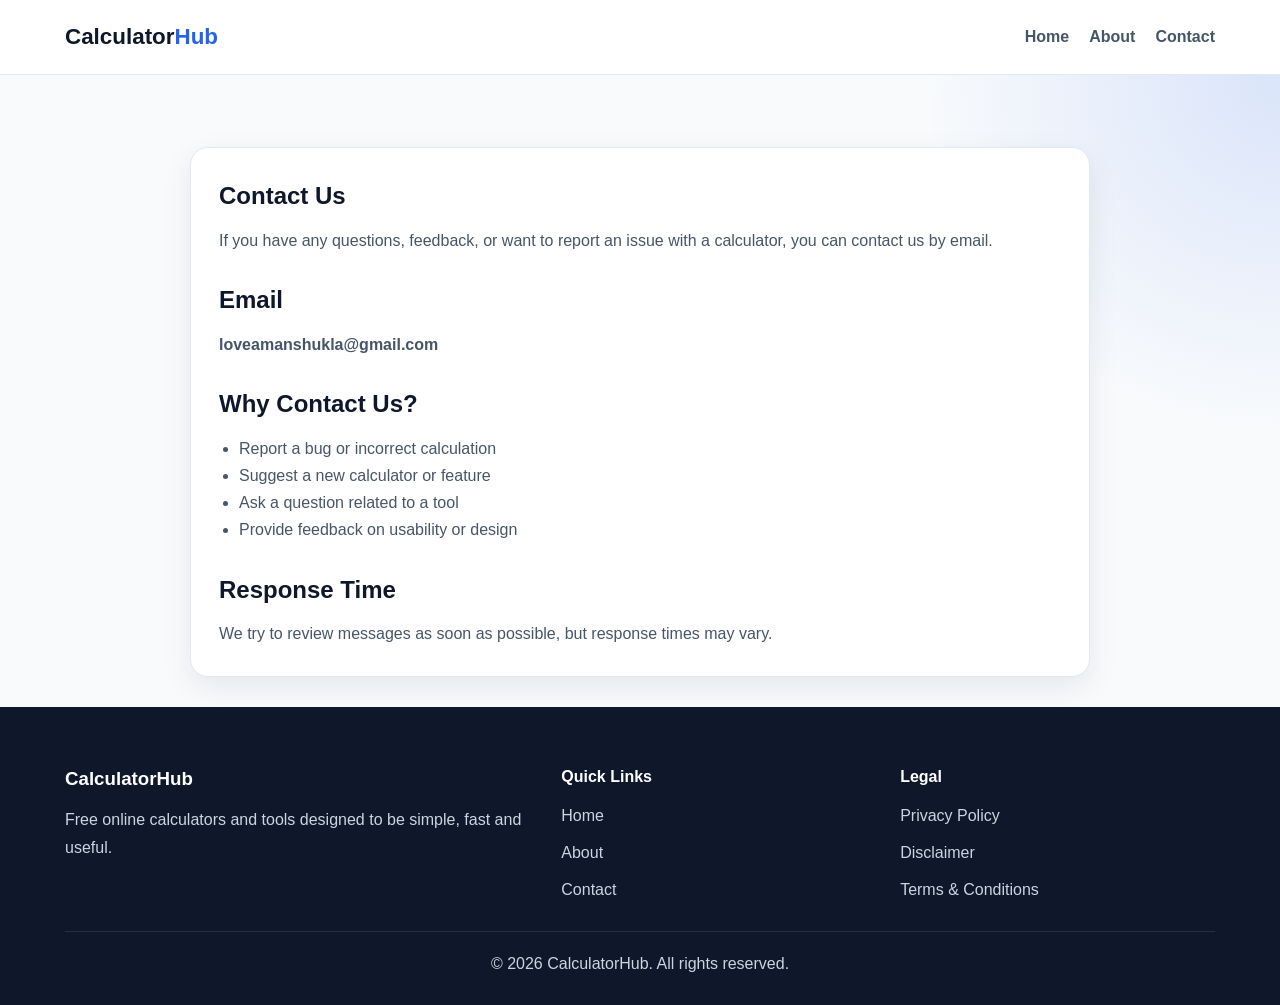
<file: contact.html>
<!DOCTYPE html>
<html lang="en">
<head>
  <meta charset="UTF-8" />
  <meta name="viewport" content="width=device-width, initial-scale=1.0" />
  <title>Contact - CalculatorHub</title>
  <meta name="description" content="Contact CalculatorHub for feedback, questions or reporting an issue with our tools." />
  <link rel="stylesheet" href="style.css" />
</head>
<body>
  <header class="site-header">
    <div class="container nav">
      <a href="index.html" class="logo">Calculator<span>Hub</span></a>
      <button class="menu-toggle" id="menuToggle" aria-label="Toggle Menu">☰</button>
      <nav class="nav-links" id="navLinks">
        <a href="index.html">Home</a>
        <a href="about.html">About</a>
        <a href="contact.html">Contact</a>
      </nav>
    </div>
  </header>

  <section class="page-hero">
    <div class="container">
      <div class="page-card">
        <h1>Contact Us</h1>
        <p>
          If you have any questions, feedback, or want to report an issue with a calculator,
          you can contact us by email.
        </p>

        <h2>Email</h2>
        
        <p><strong>loveamanshukla@gmail.com</strong></p>

        <h2>Why Contact Us?</h2>
        <ul>
          <li>Report a bug or incorrect calculation</li>
          <li>Suggest a new calculator or feature</li>
          <li>Ask a question related to a tool</li>
          <li>Provide feedback on usability or design</li>
        </ul>

        <h2>Response Time</h2>
        <p>
          We try to review messages as soon as possible, but response times may vary.
        </p>
      </div>
    </div>
  </section>

  <footer class="site-footer">
    <div class="container footer-grid">
      <div>
        <h3>CalculatorHub</h3>
        <p>Free online calculators and tools designed to be simple, fast and useful.</p>
      </div>
      <div>
        <h4>Quick Links</h4>
        <ul class="footer-links">
          <li><a href="index.html">Home</a></li>
          <li><a href="about.html">About</a></li>
          <li><a href="contact.html">Contact</a></li>
        </ul>
      </div>
      <div>
        <h4>Legal</h4>
        <ul class="footer-links">
          <li><a href="privacy-policy.html">Privacy Policy</a></li>
          <li><a href="disclaimer.html">Disclaimer</a></li>
          <li><a href="terms.html">Terms & Conditions</a></li>
        </ul>
      </div>
    </div>
    <div class="container footer-bottom">
      <p>© <span id="currentYear"></span> CalculatorHub. All rights reserved.</p>
    </div>
  </footer>

  <script src="script.js"></script>
</body>
</html>
</file>
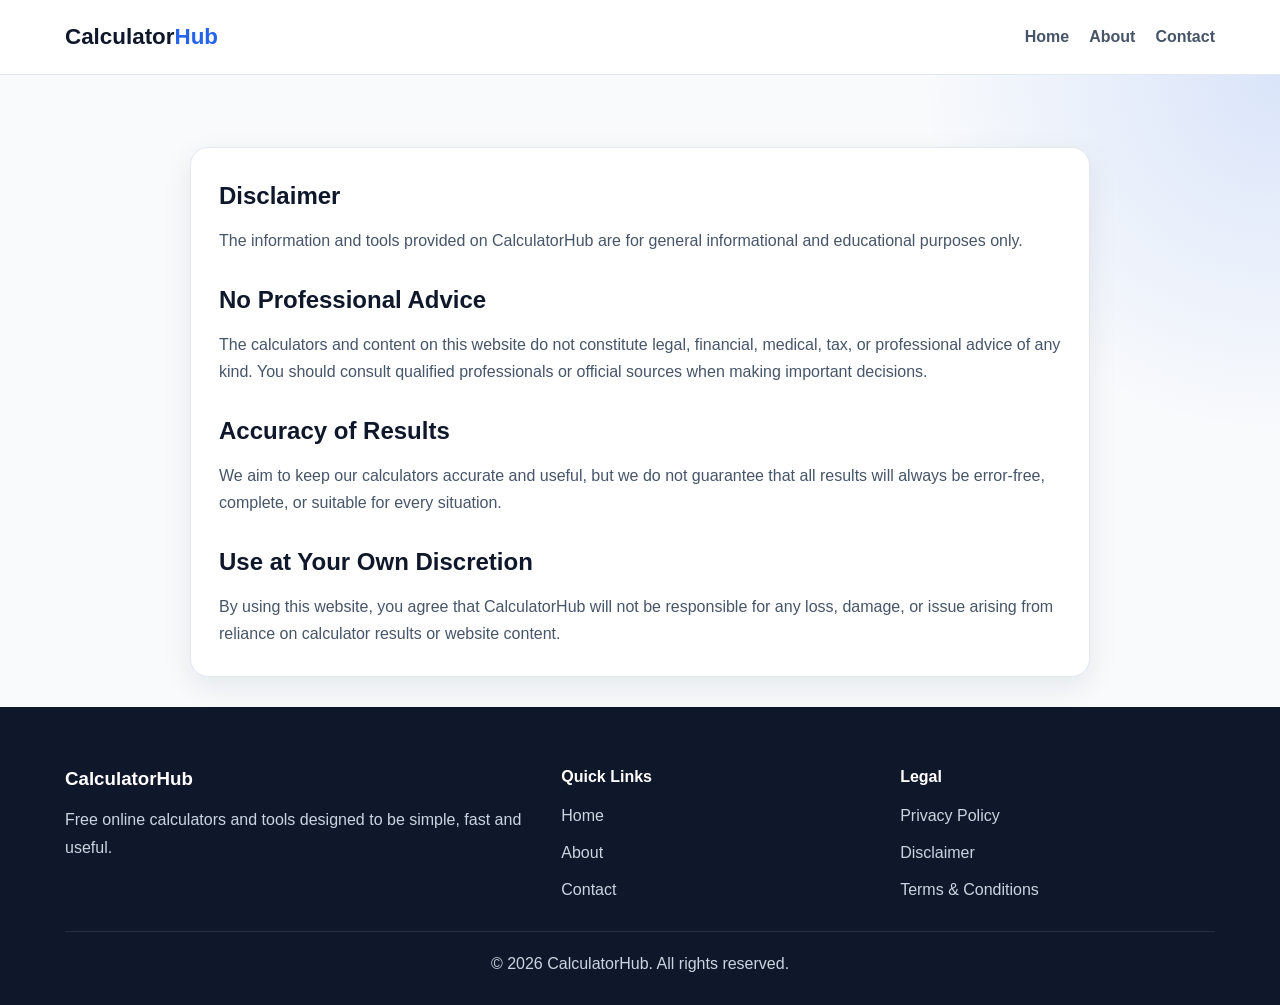
<file: disclaimer.html>
<!DOCTYPE html>
<html lang="en">
<head>
  <meta charset="UTF-8" />
  <meta name="viewport" content="width=device-width, initial-scale=1.0" />
  <!-- KEEP YOUR EXISTING GOOGLE VERIFICATION META TAG HERE -->
  <title>Disclaimer - CalculatorHub</title>
  <meta name="description" content="Disclaimer for CalculatorHub." />
  <link rel="stylesheet" href="style.css" />
</head>
<body>
  <header class="site-header">
    <div class="container nav">
      <a href="index.html" class="logo">Calculator<span>Hub</span></a>
      <button class="menu-toggle" id="menuToggle" aria-label="Toggle Menu">☰</button>
      <nav class="nav-links" id="navLinks">
        <a href="index.html">Home</a>
        <a href="about.html">About</a>
        <a href="contact.html">Contact</a>
      </nav>
    </div>
  </header>

  <section class="page-hero">
    <div class="container">
      <div class="page-card">
        <h1>Disclaimer</h1>
        <p>
          The information and tools provided on CalculatorHub are for general informational and
          educational purposes only.
        </p>

        <h2>No Professional Advice</h2>
        <p>
          The calculators and content on this website do not constitute legal, financial, medical,
          tax, or professional advice of any kind. You should consult qualified professionals or
          official sources when making important decisions.
        </p>

        <h2>Accuracy of Results</h2>
        <p>
          We aim to keep our calculators accurate and useful, but we do not guarantee that all results
          will always be error-free, complete, or suitable for every situation.
        </p>

        <h2>Use at Your Own Discretion</h2>
        <p>
          By using this website, you agree that CalculatorHub will not be responsible for any loss,
          damage, or issue arising from reliance on calculator results or website content.
        </p>
      </div>
    </div>
  </section>

  <footer class="site-footer">
    <div class="container footer-grid">
      <div>
        <h3>CalculatorHub</h3>
        <p>Free online calculators and tools designed to be simple, fast and useful.</p>
      </div>
      <div>
        <h4>Quick Links</h4>
        <ul class="footer-links">
          <li><a href="index.html">Home</a></li>
          <li><a href="about.html">About</a></li>
          <li><a href="contact.html">Contact</a></li>
        </ul>
      </div>
      <div>
        <h4>Legal</h4>
        <ul class="footer-links">
          <li><a href="privacy-policy.html">Privacy Policy</a></li>
          <li><a href="disclaimer.html">Disclaimer</a></li>
          <li><a href="terms.html">Terms & Conditions</a></li>
        </ul>
      </div>
    </div>
    <div class="container footer-bottom">
      <p>© <span id="currentYear"></span> CalculatorHub. All rights reserved.</p>
    </div>
  </footer>

  <script src="script.js"></script>
</body>
</html>
</file>
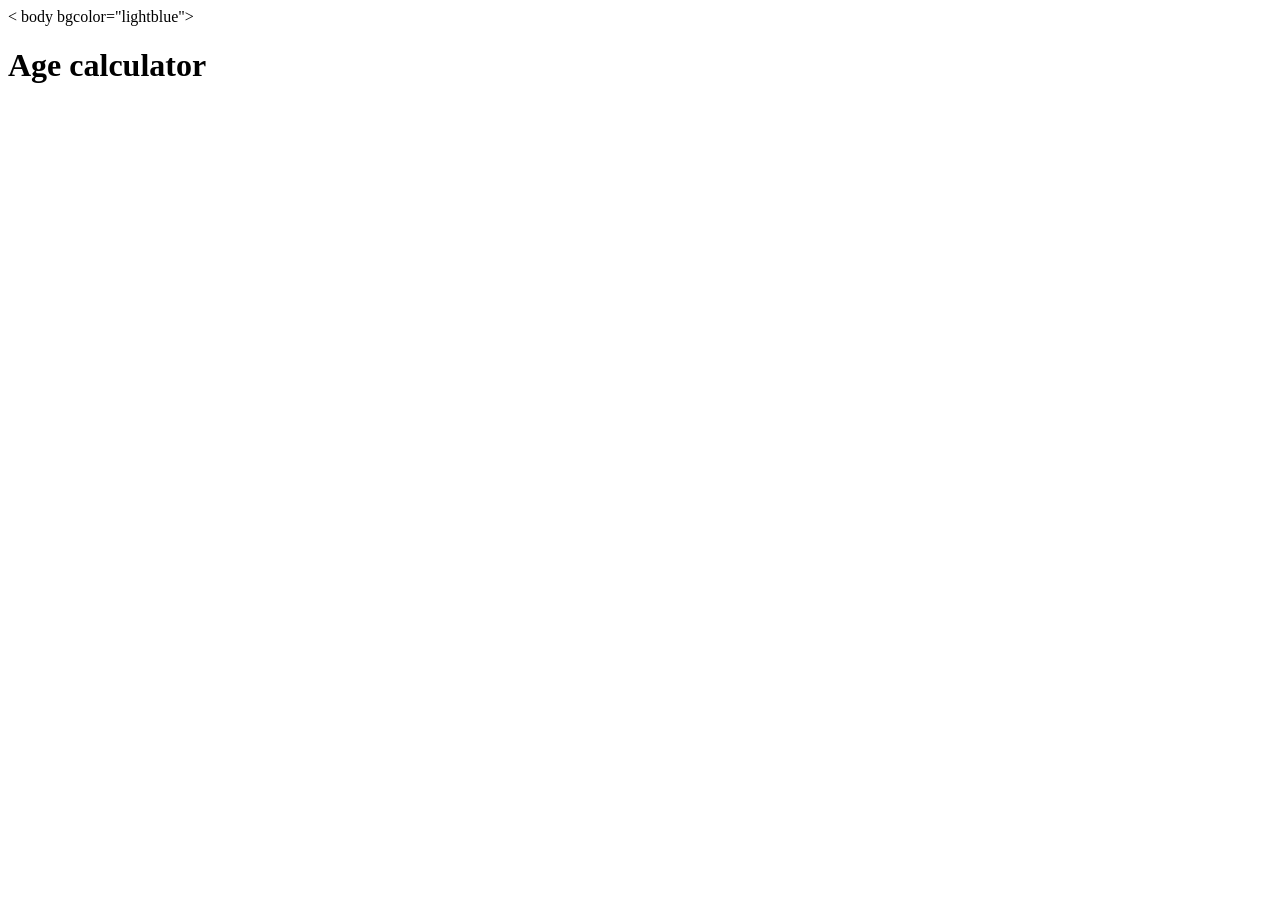
<file: Plain text Index.html>
<html>
    <head>
        <title> Calculatorhub </title>
        < body bgcolor="lightblue"> </body>
        <h1> Age calculator </h1>








    </head>
</html>
</file>
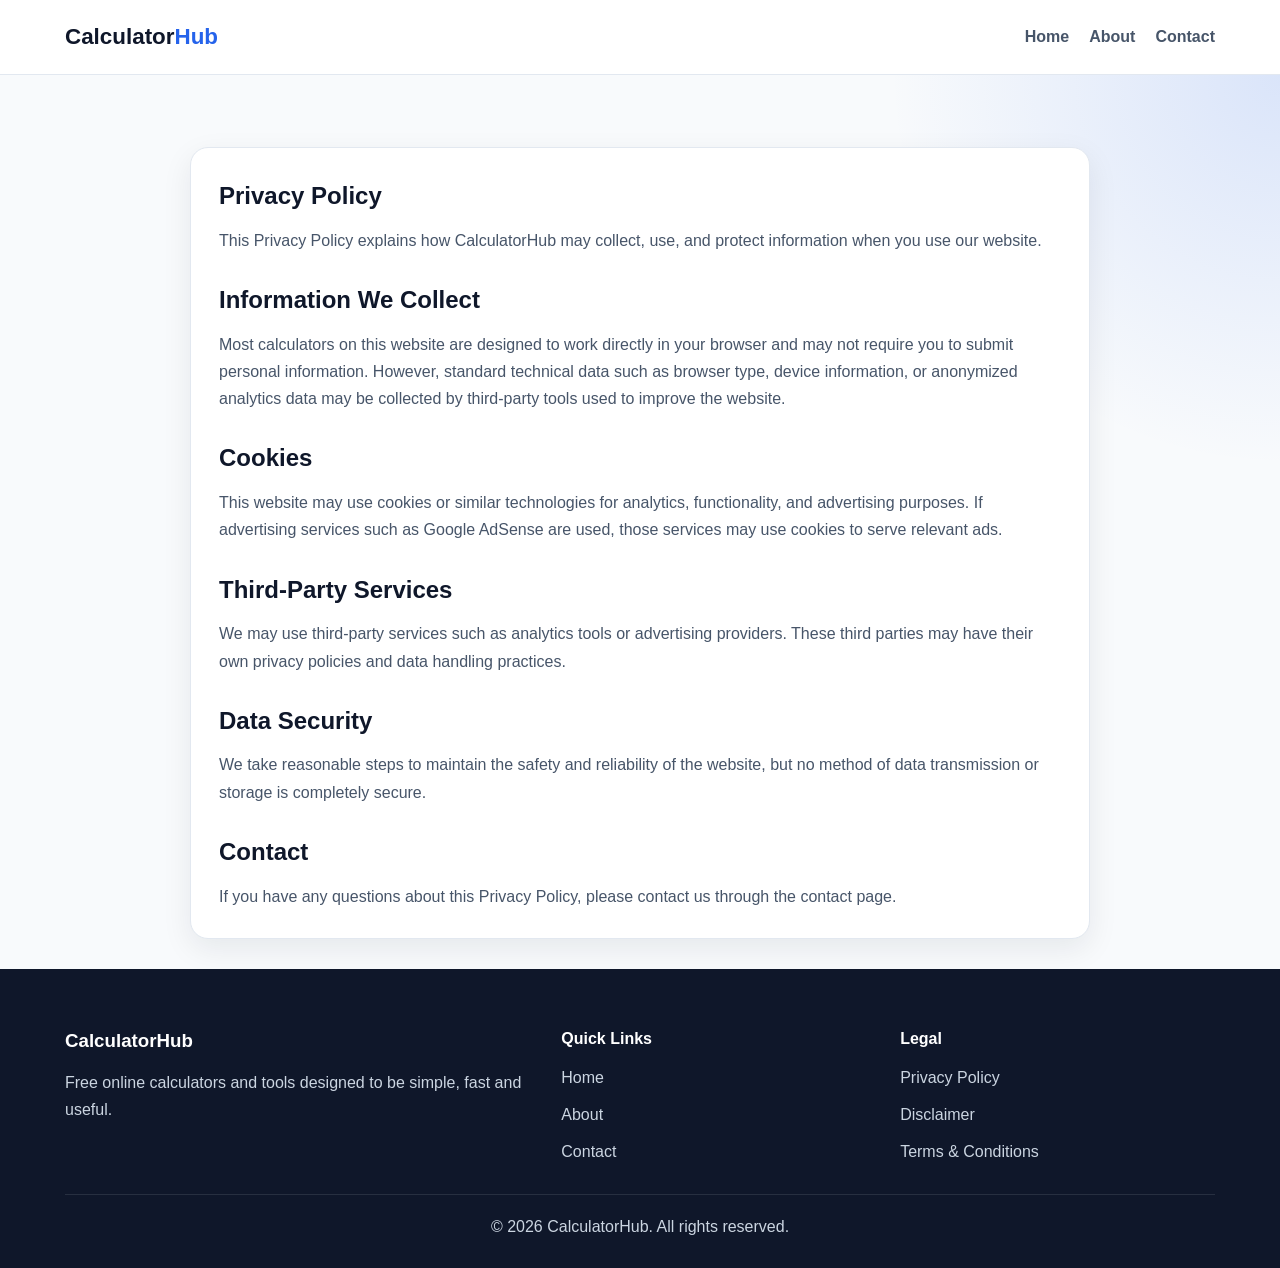
<file: privacy-policy.html>
<!DOCTYPE html>
<html lang="en">
<head>
  <meta charset="UTF-8" />
  <meta name="viewport" content="width=device-width, initial-scale=1.0" />
  <!-- KEEP YOUR EXISTING GOOGLE VERIFICATION META TAG HERE -->
  <title>Privacy Policy - CalculatorHub</title>
  <meta name="description" content="Privacy Policy for CalculatorHub." />
  <link rel="stylesheet" href="style.css" />
</head>
<body>
  <header class="site-header">
    <div class="container nav">
      <a href="index.html" class="logo">Calculator<span>Hub</span></a>
      <button class="menu-toggle" id="menuToggle" aria-label="Toggle Menu">☰</button>
      <nav class="nav-links" id="navLinks">
        <a href="index.html">Home</a>
        <a href="about.html">About</a>
        <a href="contact.html">Contact</a>
      </nav>
    </div>
  </header>

  <section class="page-hero">
    <div class="container">
      <div class="page-card">
        <h1>Privacy Policy</h1>
        <p>
          This Privacy Policy explains how CalculatorHub may collect, use, and protect information
          when you use our website.
        </p>

        <h2>Information We Collect</h2>
        <p>
          Most calculators on this website are designed to work directly in your browser and may not
          require you to submit personal information. However, standard technical data such as browser
          type, device information, or anonymized analytics data may be collected by third-party tools
          used to improve the website.
        </p>

        <h2>Cookies</h2>
        <p>
          This website may use cookies or similar technologies for analytics, functionality, and
          advertising purposes. If advertising services such as Google AdSense are used, those services
          may use cookies to serve relevant ads.
        </p>

        <h2>Third-Party Services</h2>
        <p>
          We may use third-party services such as analytics tools or advertising providers. These
          third parties may have their own privacy policies and data handling practices.
        </p>

        <h2>Data Security</h2>
        <p>
          We take reasonable steps to maintain the safety and reliability of the website, but no
          method of data transmission or storage is completely secure.
        </p>

        <h2>Contact</h2>
        <p>
          If you have any questions about this Privacy Policy, please contact us through the contact
          page.
        </p>
      </div>
    </div>
  </section>

  <footer class="site-footer">
    <div class="container footer-grid">
      <div>
        <h3>CalculatorHub</h3>
        <p>Free online calculators and tools designed to be simple, fast and useful.</p>
      </div>
      <div>
        <h4>Quick Links</h4>
        <ul class="footer-links">
          <li><a href="index.html">Home</a></li>
          <li><a href="about.html">About</a></li>
          <li><a href="contact.html">Contact</a></li>
        </ul>
      </div>
      <div>
        <h4>Legal</h4>
        <ul class="footer-links">
          <li><a href="privacy-policy.html">Privacy Policy</a></li>
          <li><a href="disclaimer.html">Disclaimer</a></li>
          <li><a href="terms.html">Terms & Conditions</a></li>
        </ul>
      </div>
    </div>
    <div class="container footer-bottom">
      <p>© <span id="currentYear"></span> CalculatorHub. All rights reserved.</p>
    </div>
  </footer>

  <script src="script.js"></script>
</body>
</html>
</file>
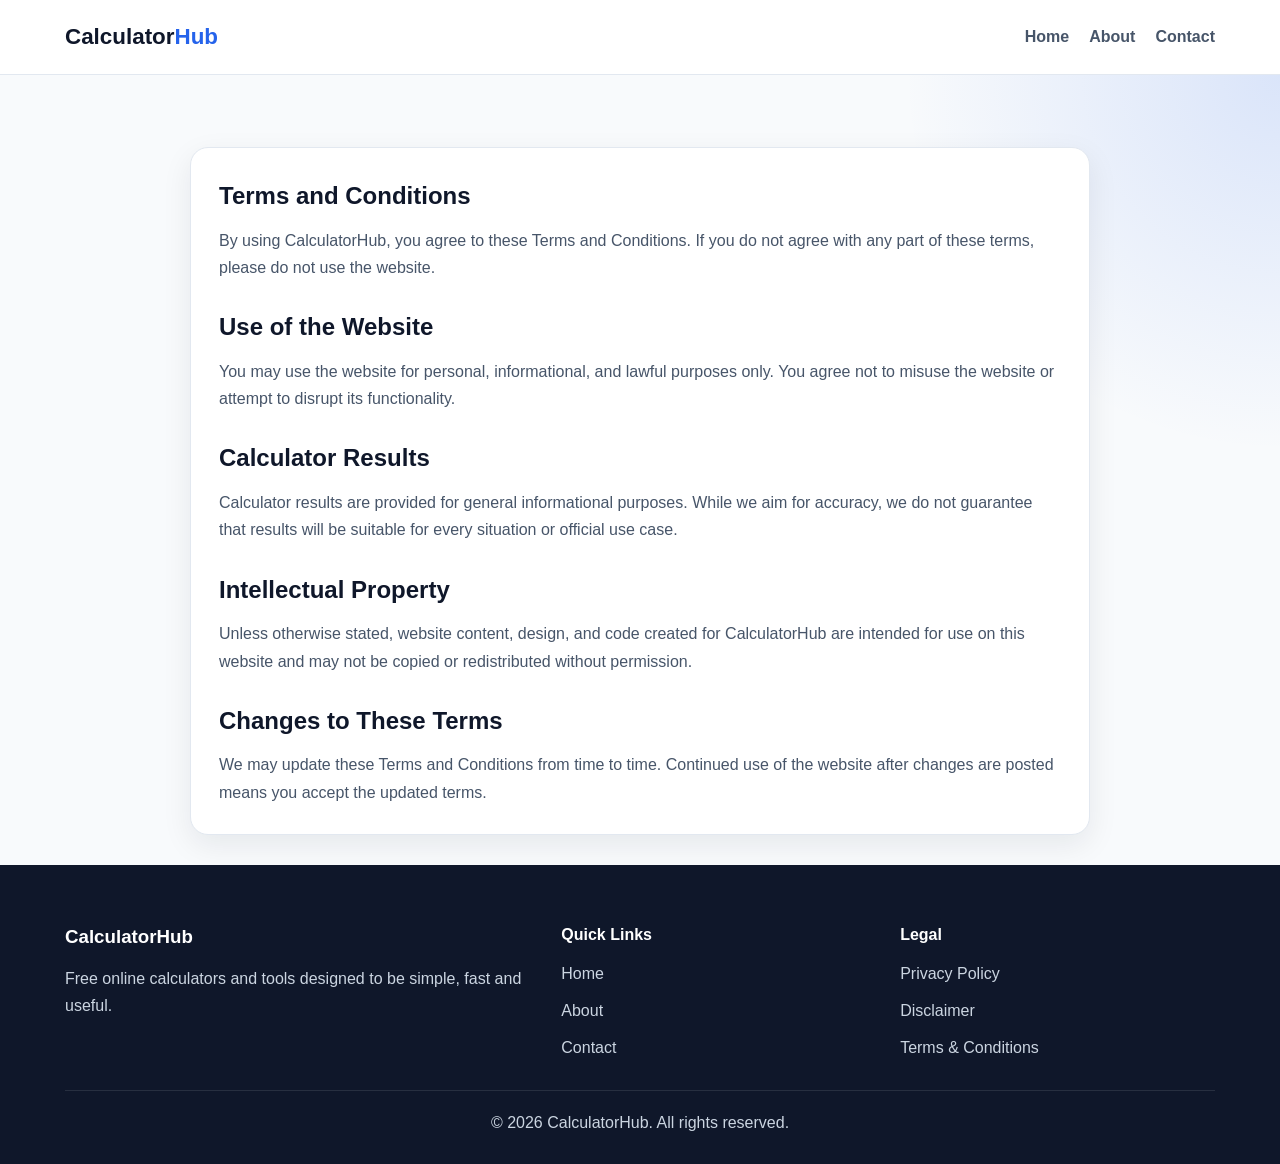
<file: terms.html>
<!DOCTYPE html>
<html lang="en">
<head>
  <meta charset="UTF-8" />
  <meta name="viewport" content="width=device-width, initial-scale=1.0" />
  <!-- KEEP YOUR EXISTING GOOGLE VERIFICATION META TAG HERE -->
  <title>Terms and Conditions - CalculatorHub</title>
  <meta name="description" content="Terms and Conditions for CalculatorHub." />
  <link rel="stylesheet" href="style.css" />
</head>
<body>
  <header class="site-header">
    <div class="container nav">
      <a href="index.html" class="logo">Calculator<span>Hub</span></a>
      <button class="menu-toggle" id="menuToggle" aria-label="Toggle Menu">☰</button>
      <nav class="nav-links" id="navLinks">
        <a href="index.html">Home</a>
        <a href="about.html">About</a>
        <a href="contact.html">Contact</a>
      </nav>
    </div>
  </header>

  <section class="page-hero">
    <div class="container">
      <div class="page-card">
        <h1>Terms and Conditions</h1>
        <p>
          By using CalculatorHub, you agree to these Terms and Conditions. If you do not agree with
          any part of these terms, please do not use the website.
        </p>

        <h2>Use of the Website</h2>
        <p>
          You may use the website for personal, informational, and lawful purposes only. You agree not
          to misuse the website or attempt to disrupt its functionality.
        </p>

        <h2>Calculator Results</h2>
        <p>
          Calculator results are provided for general informational purposes. While we aim for accuracy,
          we do not guarantee that results will be suitable for every situation or official use case.
        </p>

        <h2>Intellectual Property</h2>
        <p>
          Unless otherwise stated, website content, design, and code created for CalculatorHub are
          intended for use on this website and may not be copied or redistributed without permission.
        </p>

        <h2>Changes to These Terms</h2>
        <p>
          We may update these Terms and Conditions from time to time. Continued use of the website
          after changes are posted means you accept the updated terms.
        </p>
      </div>
    </div>
  </section>

  <footer class="site-footer">
    <div class="container footer-grid">
      <div>
        <h3>CalculatorHub</h3>
        <p>Free online calculators and tools designed to be simple, fast and useful.</p>
      </div>
      <div>
        <h4>Quick Links</h4>
        <ul class="footer-links">
          <li><a href="index.html">Home</a></li>
          <li><a href="about.html">About</a></li>
          <li><a href="contact.html">Contact</a></li>
        </ul>
      </div>
      <div>
        <h4>Legal</h4>
        <ul class="footer-links">
          <li><a href="privacy-policy.html">Privacy Policy</a></li>
          <li><a href="disclaimer.html">Disclaimer</a></li>
          <li><a href="terms.html">Terms & Conditions</a></li>
        </ul>
      </div>
    </div>
    <div class="container footer-bottom">
      <p>© <span id="currentYear"></span> CalculatorHub. All rights reserved.</p>
    </div>
  </footer>

  <script src="script.js"></script>
</body>
</html>
</file>
<file: style.css>
:root {
  --bg: #f8fafc;
  --surface: #ffffff;
  --surface-2: #eef2ff;
  --text: #0f172a;
  --muted: #475569;
  --line: #e2e8f0;
  --primary: #2563eb;
  --primary-dark: #1d4ed8;
  --success: #059669;
  --danger: #dc2626;
  --shadow: 0 10px 30px rgba(15, 23, 42, 0.08);
  --radius: 18px;
  --radius-sm: 12px;
  --max-width: 1150px;
}

* {
  margin: 0;
  padding: 0;
  box-sizing: border-box;
}

html {
  scroll-behavior: smooth;
}

body {
  font-family: Arial, Helvetica, sans-serif;
  background: var(--bg);
  color: var(--text);
  line-height: 1.7;
}

img {
  max-width: 100%;
  display: block;
}

a {
  color: inherit;
  text-decoration: none;
}

.container {
  width: min(100% - 32px, var(--max-width));
  margin-inline: auto;
}

.section {
  padding: 72px 0;
}

.alt-bg {
  background: linear-gradient(180deg, #f8fafc 0%, #eef2ff 100%);
}

.section-heading {
  text-align: center;
  margin-bottom: 32px;
}

.section-heading h2 {
  font-size: clamp(1.8rem, 2.5vw, 2.4rem);
  line-height: 1.2;
  margin-bottom: 10px;
}

.section-heading p {
  color: var(--muted);
  max-width: 760px;
  margin: 0 auto;
}

.site-header {
  position: sticky;
  top: 0;
  z-index: 1000;
  background: rgba(255,255,255,0.92);
  backdrop-filter: blur(10px);
  border-bottom: 1px solid var(--line);
}

.nav {
  display: flex;
  align-items: center;
  justify-content: space-between;
  min-height: 74px;
  gap: 16px;
}

.logo {
  font-size: 1.4rem;
  font-weight: 800;
  color: var(--text);
}

.logo span {
  color: var(--primary);
}

.nav-links {
  display: flex;
  gap: 20px;
  align-items: center;
}

.nav-links a {
  color: var(--muted);
  font-weight: 600;
  transition: 0.2s ease;
}

.nav-links a:hover {
  color: var(--primary);
}

.menu-toggle {
  display: none;
  background: var(--surface);
  border: 1px solid var(--line);
  border-radius: 10px;
  padding: 8px 12px;
  cursor: pointer;
  font-size: 1.2rem;
}

.hero {
  padding: 72px 0 48px;
  background:
    radial-gradient(circle at top right, rgba(37, 99, 235, 0.14), transparent 25%),
    radial-gradient(circle at top left, rgba(99, 102, 241, 0.12), transparent 25%),
    var(--bg);
}

.hero-grid {
  display: grid;
  grid-template-columns: 1.2fr 0.8fr;
  gap: 28px;
  align-items: center;
}

.eyebrow {
  display: inline-block;
  background: #dbeafe;
  color: #1d4ed8;
  border: 1px solid #bfdbfe;
  padding: 6px 12px;
  border-radius: 999px;
  font-weight: 700;
  margin-bottom: 16px;
}

.hero h1 {
  font-size: clamp(2.3rem, 5vw, 3.8rem);
  line-height: 1.05;
  margin-bottom: 18px;
}

.hero-subtitle {
  font-size: 1.05rem;
  color: var(--muted);
  max-width: 720px;
}

.hero-actions {
  display: flex;
  flex-wrap: wrap;
  gap: 14px;
  margin: 28px 0 22px;
}

.hero-points {
  display: flex;
  flex-wrap: wrap;
  gap: 14px;
  color: var(--muted);
  font-size: 0.96rem;
}

.hero-card,
.calculator-card,
.result-card,
.info-card,
.step-card,
.mini-card,
.ad-box {
  background: var(--surface);
  border: 1px solid var(--line);
  border-radius: var(--radius);
  box-shadow: var(--shadow);
}

.hero-card {
  padding: 28px;
}

.hero-card h2 {
  margin-bottom: 10px;
}

.hero-card p {
  color: var(--muted);
  margin-bottom: 18px;
}

.full-btn {
  width: 100%;
  text-align: center;
}

.btn {
  display: inline-flex;
  align-items: center;
  justify-content: center;
  gap: 8px;
  border: none;
  cursor: pointer;
  border-radius: 12px;
  padding: 13px 20px;
  font-weight: 700;
  transition: 0.2s ease;
}

.btn-primary {
  background: var(--primary);
  color: #fff;
}

.btn-primary:hover {
  background: var(--primary-dark);
  transform: translateY(-1px);
}

.btn-secondary {
  background: #eff6ff;
  color: var(--primary);
  border: 1px solid #bfdbfe;
}

.btn-secondary:hover {
  background: #dbeafe;
}

.calculator-wrapper {
  display: grid;
  gap: 24px;
}

.calculator-card {
  padding: 24px;
}

.age-form {
  display: grid;
  grid-template-columns: 1fr 1fr;
  gap: 18px;
}

.field {
  display: flex;
  flex-direction: column;
  gap: 8px;
}

.field label {
  font-weight: 700;
}

.field input {
  width: 100%;
  padding: 14px 14px;
  border: 1px solid var(--line);
  border-radius: 12px;
  background: #fff;
  font-size: 1rem;
  color: var(--text);
}

.field input:focus {
  outline: none;
  border-color: var(--primary);
  box-shadow: 0 0 0 4px rgba(37, 99, 235, 0.12);
}

.field small {
  color: var(--muted);
  font-size: 0.88rem;
}

.button-group {
  grid-column: 1 / -1;
  display: flex;
  flex-wrap: wrap;
  gap: 12px;
  margin-top: 6px;
}

.error-message {
  margin-top: 14px;
  color: var(--danger);
  font-weight: 700;
  min-height: 24px;
}

.results-grid {
  display: grid;
  grid-template-columns: repeat(4, 1fr);
  gap: 18px;
}

.result-card {
  padding: 22px;
}

.result-card.highlight {
  background: linear-gradient(135deg, #eff6ff, #ffffff);
  border-color: #bfdbfe;
}

.result-label {
  color: var(--muted);
  font-size: 0.95rem;
  margin-bottom: 8px;
}

.result-card h3 {
  font-size: 1.3rem;
  line-height: 1.3;
}

.result-note {
  margin-top: 8px;
  color: var(--muted);
  font-size: 0.9rem;
}

.ad-box {
  margin-top: 28px;
  padding: 28px;
  text-align: center;
  border-style: dashed;
  background: #f8fafc;
}

.ad-box p {
  font-size: 1.1rem;
  font-weight: 800;
  margin-bottom: 4px;
}

.ad-box span {
  color: var(--muted);
}

.content-grid {
  display: grid;
  grid-template-columns: 1.2fr 0.8fr;
  gap: 24px;
  align-items: start;
}

.info-card {
  padding: 24px;
}

.info-card h3 {
  margin-bottom: 14px;
}

.feature-list {
  list-style: none;
  display: grid;
  gap: 12px;
}

.feature-list li {
  padding-left: 22px;
  position: relative;
}

.feature-list li::before {
  content: "✓";
  position: absolute;
  left: 0;
  color: var(--success);
  font-weight: 800;
}

.steps-grid,
.cards-3 {
  display: grid;
  grid-template-columns: repeat(4, 1fr);
  gap: 18px;
}

.cards-3 {
  grid-template-columns: repeat(3, 1fr);
}

.step-card,
.mini-card {
  padding: 22px;
}

.step-number {
  display: inline-flex;
  width: 38px;
  height: 38px;
  align-items: center;
  justify-content: center;
  border-radius: 999px;
  background: var(--primary);
  color: #fff;
  font-weight: 800;
  margin-bottom: 14px;
}

.text-block {
  max-width: 920px;
  margin: 0 auto;
}

.text-block p + p {
  margin-top: 14px;
}

.faq-list {
  display: grid;
  gap: 14px;
  max-width: 920px;
  margin: 0 auto;
}

.faq-item {
  background: var(--surface);
  border: 1px solid var(--line);
  border-radius: 14px;
  padding: 18px 20px;
  box-shadow: var(--shadow);
}

.faq-item summary {
  cursor: pointer;
  font-weight: 700;
  list-style: none;
}

.faq-item summary::-webkit-details-marker {
  display: none;
}

.faq-item p {
  margin-top: 12px;
  color: var(--muted);
}

.contact-cta {
  display: flex;
  align-items: center;
  justify-content: space-between;
  gap: 18px;
  background: linear-gradient(135deg, #0f172a, #1e293b);
  color: #fff;
  padding: 28px;
  border-radius: var(--radius);
}

.contact-cta p {
  color: rgba(255,255,255,0.82);
}

.site-footer {
  background: #0f172a;
  color: #e2e8f0;
  padding-top: 56px;
}

.footer-grid {
  display: grid;
  grid-template-columns: 1.2fr 0.8fr 0.8fr;
  gap: 24px;
  padding-bottom: 28px;
}

.site-footer h3,
.site-footer h4 {
  color: #fff;
  margin-bottom: 12px;
}

.site-footer p {
  color: #cbd5e1;
}

.footer-links {
  list-style: none;
  display: grid;
  gap: 10px;
}

.footer-links a {
  color: #cbd5e1;
}

.footer-links a:hover {
  color: #fff;
}

.footer-bottom {
  border-top: 1px solid rgba(255,255,255,0.1);
  padding: 18px 0 28px;
  text-align: center;
  color: #cbd5e1;
}

/* Simple page styles */
.page-hero {
  padding: 72px 0 30px;
  background:
    radial-gradient(circle at top right, rgba(37, 99, 235, 0.14), transparent 25%),
    var(--bg);
}

.page-card {
  background: var(--surface);
  border: 1px solid var(--line);
  border-radius: var(--radius);
  box-shadow: var(--shadow);
  padding: 28px;
  max-width: 900px;
  margin: 0 auto;
}

.page-card h1 {
  margin-bottom: 10px;
}

.page-card h2 {
  margin-top: 26px;
  margin-bottom: 10px;
}

.page-card p,
.page-card li {
  color: var(--muted);
}

.page-card ul {
  padding-left: 20px;
}

.page-card p + p,
.page-card ul + p,
.page-card p + ul,
.page-card ul + ul {
  margin-top: 12px;
}

/* Responsive */
@media (max-width: 1024px) {
  .results-grid {
    grid-template-columns: repeat(2, 1fr);
  }

  .steps-grid {
    grid-template-columns: repeat(2, 1fr);
  }

  .content-grid,
  .hero-grid,
  .footer-grid {
    grid-template-columns: 1fr;
  }

  .cards-3 {
    grid-template-columns: 1fr;
  }
}

@media (max-width: 768px) {
  .menu-toggle {
    display: inline-block;
  }

  .nav {
    position: relative;
  }

  .nav-links {
    position: absolute;
    top: 100%;
    right: 0;
    width: min(280px, calc(100vw - 32px));
    background: #fff;
    border: 1px solid var(--line);
    border-radius: 14px;
    box-shadow: var(--shadow);
    padding: 14px;
    display: none;
    flex-direction: column;
    align-items: flex-start;
  }

  .nav-links.show {
    display: flex;
  }

  .age-form {
    grid-template-columns: 1fr;
  }

  .button-group {
    flex-direction: column;
  }

  .results-grid {
    grid-template-columns: 1fr;
  }

  .steps-grid {
    grid-template-columns: 1fr;
  }

  .contact-cta {
    flex-direction: column;
    align-items: flex-start;
  }

  .section {
    padding: 56px 0;
  }
  }
.tool-card {
  display: block;
  position: relative;
  overflow: hidden;
  transition: 0.25s ease;
  text-decoration: none;
}

.emi-tool-card {
  background: linear-gradient(135deg, #eff6ff 0%, #f5f3ff 55%, #ffffff 100%);
  border: 1px solid #c7d2fe;
  box-shadow: 0 12px 28px rgba(37, 99, 235, 0.10);
}

.emi-tool-card::before {
  content: "";
  position: absolute;
  top: -40px;
  right: -40px;
  width: 140px;
  height: 140px;
  background: radial-gradient(circle, rgba(37, 99, 235, 0.16), transparent 70%);
  border-radius: 50%;
}

.emi-tool-card:hover {
  transform: translateY(-4px);
  border-color: #93c5fd;
  box-shadow: 0 18px 36px rgba(37, 99, 235, 0.16);
}

.tool-badge {
  display: inline-block;
  margin-bottom: 16px;
  padding: 6px 12px;
  font-size: 0.82rem;
  font-weight: 800;
  border-radius: 999px;
  background: linear-gradient(90deg, #2563eb, #7c3aed);
  color: #fff;
}

.tool-card-top {
  display: flex;
  align-items: flex-start;
  gap: 16px;
}

.tool-icon {
  min-width: 58px;
  width: 58px;
  height: 58px;
  border-radius: 16px;
  display: flex;
  align-items: center;
  justify-content: center;
  font-size: 1.7rem;
  font-weight: 800;
  color: #fff;
  background: linear-gradient(135deg, #2563eb, #7c3aed);
  box-shadow: 0 10px 24px rgba(37, 99, 235, 0.22);
}

.tool-card h3 {
  color: #0f172a;
  margin-bottom: 8px;
  font-size: 1.2rem;
}

.tool-card p {
  color: var(--muted);
  margin-bottom: 0;
  line-height: 1.6;
}

.tool-card-bottom {
  margin-top: 18px;
  padding-top: 14px;
  border-top: 1px solid rgba(37, 99, 235, 0.12);
}

.tool-link {
  display: inline-flex;
  align-items: center;
  font-weight: 800;
  color: #2563eb;
}

.tool-link:hover {
  color: #1d4ed8;
}
</file>
<file: emi-calculator/style.css>
:root {
  --bg: #f8fafc;
  --surface: #ffffff;
  --surface-2: #eef2ff;
  --text: #0f172a;
  --muted: #475569;
  --line: #e2e8f0;
  --primary: #2563eb;
  --primary-dark: #1d4ed8;
  --success: #059669;
  --danger: #dc2626;
  --shadow: 0 10px 30px rgba(15, 23, 42, 0.08);
  --radius: 18px;
  --radius-sm: 12px;
  --max-width: 1150px;
}

* {
  margin: 0;
  padding: 0;
  box-sizing: border-box;
}

html {
  scroll-behavior: smooth;
}

body {
  font-family: Arial, Helvetica, sans-serif;
  background: var(--bg);
  color: var(--text);
  line-height: 1.7;
}

img {
  max-width: 100%;
  display: block;
}

a {
  color: inherit;
  text-decoration: none;
}

.container {
  width: min(100% - 32px, var(--max-width));
  margin-inline: auto;
}

.section {
  padding: 72px 0;
}

.alt-bg {
  background: linear-gradient(180deg, #f8fafc 0%, #eef2ff 100%);
}

.section-heading {
  text-align: center;
  margin-bottom: 32px;
}

.section-heading h2 {
  font-size: clamp(1.8rem, 2.5vw, 2.4rem);
  line-height: 1.2;
  margin-bottom: 10px;
}

.section-heading p {
  color: var(--muted);
  max-width: 760px;
  margin: 0 auto;
}

.site-header {
  position: sticky;
  top: 0;
  z-index: 1000;
  background: rgba(255,255,255,0.92);
  backdrop-filter: blur(10px);
  border-bottom: 1px solid var(--line);
}

.nav {
  display: flex;
  align-items: center;
  justify-content: space-between;
  min-height: 74px;
  gap: 16px;
}

.logo {
  font-size: 1.4rem;
  font-weight: 800;
  color: var(--text);
}

.logo span {
  color: var(--primary);
}

.nav-links {
  display: flex;
  gap: 20px;
  align-items: center;
}

.nav-links a {
  color: var(--muted);
  font-weight: 600;
  transition: 0.2s ease;
}

.nav-links a:hover {
  color: var(--primary);
}

.menu-toggle {
  display: none;
  background: var(--surface);
  border: 1px solid var(--line);
  border-radius: 10px;
  padding: 8px 12px;
  cursor: pointer;
  font-size: 1.2rem;
}

.hero {
  padding: 72px 0 48px;
  background:
    radial-gradient(circle at top right, rgba(37, 99, 235, 0.14), transparent 25%),
    radial-gradient(circle at top left, rgba(99, 102, 241, 0.12), transparent 25%),
    var(--bg);
}

.hero-grid {
  display: grid;
  grid-template-columns: 1.2fr 0.8fr;
  gap: 28px;
  align-items: center;
}

.eyebrow {
  display: inline-block;
  background: #dbeafe;
  color: #1d4ed8;
  border: 1px solid #bfdbfe;
  padding: 6px 12px;
  border-radius: 999px;
  font-weight: 700;
  margin-bottom: 16px;
}

.hero h1 {
  font-size: clamp(2.3rem, 5vw, 3.8rem);
  line-height: 1.05;
  margin-bottom: 18px;
}

.hero-subtitle {
  font-size: 1.05rem;
  color: var(--muted);
  max-width: 720px;
}

.hero-actions {
  display: flex;
  flex-wrap: wrap;
  gap: 14px;
  margin: 28px 0 22px;
}

.hero-points {
  display: flex;
  flex-wrap: wrap;
  gap: 14px;
  color: var(--muted);
  font-size: 0.96rem;
}

.hero-card,
.calculator-card,
.result-card,
.info-card,
.step-card,
.mini-card,
.ad-box {
  background: var(--surface);
  border: 1px solid var(--line);
  border-radius: var(--radius);
  box-shadow: var(--shadow);
}

.hero-card {
  padding: 28px;
}

.hero-card h2 {
  margin-bottom: 10px;
}

.hero-card p {
  color: var(--muted);
  margin-bottom: 18px;
}

.full-btn {
  width: 100%;
  text-align: center;
}

.btn {
  display: inline-flex;
  align-items: center;
  justify-content: center;
  gap: 8px;
  border: none;
  cursor: pointer;
  border-radius: 12px;
  padding: 13px 20px;
  font-weight: 700;
  transition: 0.2s ease;
}

.btn-primary {
  background: var(--primary);
  color: #fff;
}

.btn-primary:hover {
  background: var(--primary-dark);
  transform: translateY(-1px);
}

.btn-secondary {
  background: #eff6ff;
  color: var(--primary);
  border: 1px solid #bfdbfe;
}

.btn-secondary:hover {
  background: #dbeafe;
}

.calculator-wrapper {
  display: grid;
  gap: 24px;
}

.calculator-card {
  padding: 24px;
}

.age-form {
  display: grid;
  grid-template-columns: 1fr 1fr;
  gap: 18px;
}

.field {
  display: flex;
  flex-direction: column;
  gap: 8px;
}

.field label {
  font-weight: 700;
}

.field input {
  width: 100%;
  padding: 14px 14px;
  border: 1px solid var(--line);
  border-radius: 12px;
  background: #fff;
  font-size: 1rem;
  color: var(--text);
}

.field input:focus {
  outline: none;
  border-color: var(--primary);
  box-shadow: 0 0 0 4px rgba(37, 99, 235, 0.12);
}

.field small {
  color: var(--muted);
  font-size: 0.88rem;
}

.button-group {
  grid-column: 1 / -1;
  display: flex;
  flex-wrap: wrap;
  gap: 12px;
  margin-top: 6px;
}

.error-message {
  margin-top: 14px;
  color: var(--danger);
  font-weight: 700;
  min-height: 24px;
}

.results-grid {
  display: grid;
  grid-template-columns: repeat(4, 1fr);
  gap: 18px;
}

.result-card {
  padding: 22px;
}

.result-card.highlight {
  background: linear-gradient(135deg, #eff6ff, #ffffff);
  border-color: #bfdbfe;
}

.result-label {
  color: var(--muted);
  font-size: 0.95rem;
  margin-bottom: 8px;
}

.result-card h3 {
  font-size: 1.3rem;
  line-height: 1.3;
}

.result-note {
  margin-top: 8px;
  color: var(--muted);
  font-size: 0.9rem;
}

.ad-box {
  margin-top: 28px;
  padding: 28px;
  text-align: center;
  border-style: dashed;
  background: #f8fafc;
}

.ad-box p {
  font-size: 1.1rem;
  font-weight: 800;
  margin-bottom: 4px;
}

.ad-box span {
  color: var(--muted);
}

.content-grid {
  display: grid;
  grid-template-columns: 1.2fr 0.8fr;
  gap: 24px;
  align-items: start;
}

.info-card {
  padding: 24px;
}

.info-card h3 {
  margin-bottom: 14px;
}

.feature-list {
  list-style: none;
  display: grid;
  gap: 12px;
}

.feature-list li {
  padding-left: 22px;
  position: relative;
}

.feature-list li::before {
  content: "✓";
  position: absolute;
  left: 0;
  color: var(--success);
  font-weight: 800;
}

.steps-grid,
.cards-3 {
  display: grid;
  grid-template-columns: repeat(4, 1fr);
  gap: 18px;
}

.cards-3 {
  grid-template-columns: repeat(3, 1fr);
}

.step-card,
.mini-card {
  padding: 22px;
}

.step-number {
  display: inline-flex;
  width: 38px;
  height: 38px;
  align-items: center;
  justify-content: center;
  border-radius: 999px;
  background: var(--primary);
  color: #fff;
  font-weight: 800;
  margin-bottom: 14px;
}

.text-block {
  max-width: 920px;
  margin: 0 auto;
}

.text-block p + p {
  margin-top: 14px;
}

.faq-list {
  display: grid;
  gap: 14px;
  max-width: 920px;
  margin: 0 auto;
}

.faq-item {
  background: var(--surface);
  border: 1px solid var(--line);
  border-radius: 14px;
  padding: 18px 20px;
  box-shadow: var(--shadow);
}

.faq-item summary {
  cursor: pointer;
  font-weight: 700;
  list-style: none;
}

.faq-item summary::-webkit-details-marker {
  display: none;
}

.faq-item p {
  margin-top: 12px;
  color: var(--muted);
}

.contact-cta {
  display: flex;
  align-items: center;
  justify-content: space-between;
  gap: 18px;
  background: linear-gradient(135deg, #0f172a, #1e293b);
  color: #fff;
  padding: 28px;
  border-radius: var(--radius);
}

.contact-cta p {
  color: rgba(255,255,255,0.82);
}

.site-footer {
  background: #0f172a;
  color: #e2e8f0;
  padding-top: 56px;
}

.footer-grid {
  display: grid;
  grid-template-columns: 1.2fr 0.8fr 0.8fr;
  gap: 24px;
  padding-bottom: 28px;
}

.site-footer h3,
.site-footer h4 {
  color: #fff;
  margin-bottom: 12px;
}

.site-footer p {
  color: #cbd5e1;
}

.footer-links {
  list-style: none;
  display: grid;
  gap: 10px;
}

.footer-links a {
  color: #cbd5e1;
}

.footer-links a:hover {
  color: #fff;
}

.footer-bottom {
  border-top: 1px solid rgba(255,255,255,0.1);
  padding: 18px 0 28px;
  text-align: center;
  color: #cbd5e1;
}

/* Simple page styles */
.page-hero {
  padding: 72px 0 30px;
  background:
    radial-gradient(circle at top right, rgba(37, 99, 235, 0.14), transparent 25%),
    var(--bg);
}

.page-card {
  background: var(--surface);
  border: 1px solid var(--line);
  border-radius: var(--radius);
  box-shadow: var(--shadow);
  padding: 28px;
  max-width: 900px;
  margin: 0 auto;
}

.page-card h1 {
  margin-bottom: 10px;
}

.page-card h2 {
  margin-top: 26px;
  margin-bottom: 10px;
}

.page-card p,
.page-card li {
  color: var(--muted);
}

.page-card ul {
  padding-left: 20px;
}

.page-card p + p,
.page-card ul + p,
.page-card p + ul,
.page-card ul + ul {
  margin-top: 12px;
}

/* Responsive */
@media (max-width: 1024px) {
  .results-grid {
    grid-template-columns: repeat(2, 1fr);
  }

  .steps-grid {
    grid-template-columns: repeat(2, 1fr);
  }

  .content-grid,
  .hero-grid,
  .footer-grid {
    grid-template-columns: 1fr;
  }

  .cards-3 {
    grid-template-columns: 1fr;
  }
}

@media (max-width: 768px) {
  .menu-toggle {
    display: inline-block;
  }

  .nav {
    position: relative;
  }

  .nav-links {
    position: absolute;
    top: 100%;
    right: 0;
    width: min(280px, calc(100vw - 32px));
    background: #fff;
    border: 1px solid var(--line);
    border-radius: 14px;
    box-shadow: var(--shadow);
    padding: 14px;
    display: none;
    flex-direction: column;
    align-items: flex-start;
  }

  .nav-links.show {
    display: flex;
  }

  .age-form {
    grid-template-columns: 1fr;
  }

  .button-group {
    flex-direction: column;
  }

  .results-grid {
    grid-template-columns: 1fr;
  }

  .steps-grid {
    grid-template-columns: 1fr;
  }

  .contact-cta {
    flex-direction: column;
    align-items: flex-start;
  }

  .section {
    padding: 56px 0;
  }
  }
.featured-tool{
display:flex;
justify-content:space-between;
align-items:center;
padding:35px;
border-radius:20px;
background:linear-gradient(135deg,#2563eb,#7c3aed);
color:#fff;
box-shadow:0 15px 40px rgba(0,0,0,.15);
}

.featured-left{
max-width:70%;
}

.featured-badge{
display:inline-block;
background:#fff;
color:#2563eb;
padding:6px 14px;
border-radius:50px;
font-weight:700;
margin-bottom:15px;
}

.featured-tool h2{
font-size:32px;
margin:10px 0;
color:#fff;
}

.featured-tool p{
color:#eef2ff;
margin-bottom:20px;
}

.featured-btn{
display:inline-block;
background:#fff;
color:#2563eb;
padding:14px 24px;
border-radius:12px;
font-weight:700;
transition:.3s;
}

.featured-btn:hover{
transform:translateY(-3px);
}

.featured-right{
font-size:90px;
}

@media(max-width:768px){
.featured-tool{
flex-direction:column;
text-align:center;
}
.featured-left{
max-width:100%;
}
.featured-right{
margin-top:20px;
font-size:70px;
}
}
</file>
